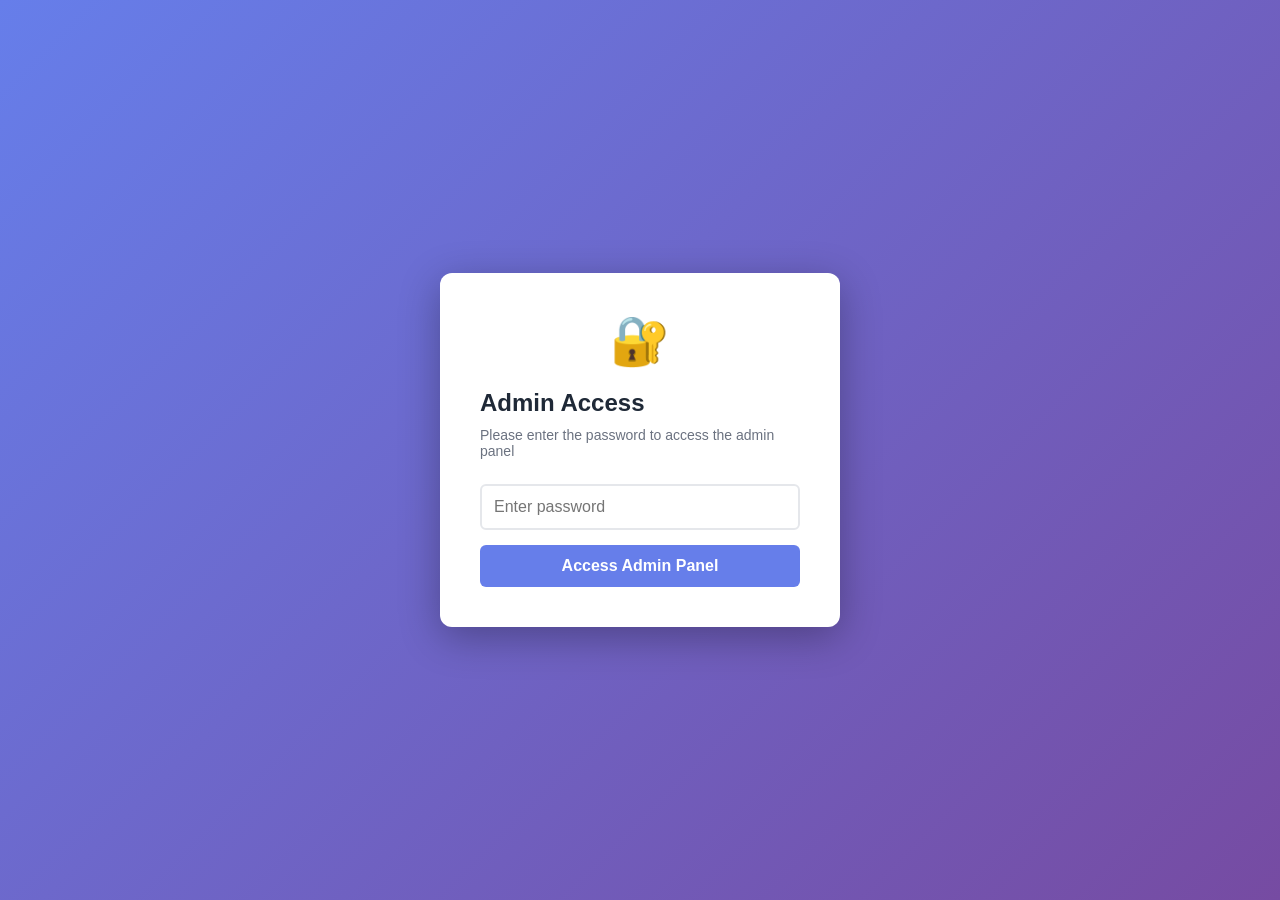
<file: admin.html>
<!DOCTYPE html>
<html lang="en">
<head>
    <meta charset="UTF-8">
    <meta name="viewport" content="width=device-width, initial-scale=1.0">
    <title>Vadavali Vyakhyana - Admin Panel</title>
    
    <!-- Load Configuration -->
    <script src="config.js"></script>
    
    <style>
        * {
            margin: 0;
            padding: 0;
            box-sizing: border-box;
        }

        body {
            font-family: 'Segoe UI', Tahoma, Geneva, Verdana, sans-serif;
            background: #f5f5f5;
            padding: 20px;
        }

        .auth-overlay {
            position: fixed;
            top: 0;
            left: 0;
            width: 100%;
            height: 100%;
            background: linear-gradient(135deg, #667eea 0%, #764ba2 100%);
            display: flex;
            align-items: center;
            justify-content: center;
            z-index: 9999;
        }

        .auth-box {
            background: white;
            padding: 40px;
            border-radius: 12px;
            box-shadow: 0 10px 40px rgba(0,0,0,0.3);
            max-width: 400px;
            width: 90%;
        }

        .auth-box h2 {
            color: #1f2937;
            margin-bottom: 10px;
            font-size: 24px;
        }

        .auth-box p {
            color: #6b7280;
            margin-bottom: 25px;
            font-size: 14px;
        }

        .auth-box input {
            width: 100%;
            padding: 12px;
            border: 2px solid #e5e7eb;
            border-radius: 6px;
            font-size: 16px;
            margin-bottom: 15px;
            transition: border-color 0.3s;
        }

        .auth-box input:focus {
            outline: none;
            border-color: #667eea;
        }

        .auth-box button {
            width: 100%;
            padding: 12px;
            background: #667eea;
            color: white;
            border: none;
            border-radius: 6px;
            font-size: 16px;
            font-weight: 600;
            cursor: pointer;
            transition: background 0.3s;
        }

        .auth-box button:hover {
            background: #5568d3;
        }

        .auth-error {
            color: #ef4444;
            font-size: 14px;
            margin-top: 10px;
            display: none;
        }

        .auth-box .lock-icon {
            font-size: 48px;
            text-align: center;
            margin-bottom: 20px;
        }

        body {
            font-family: 'Segoe UI', Tahoma, Geneva, Verdana, sans-serif;
            background: #f5f5f5;
            padding: 20px;
        }

        .container {
            max-width: 100%;
            margin: 0 auto;
            background: white;
            border-radius: 8px;
            box-shadow: 0 2px 10px rgba(0,0,0,0.1);
        }

        .header {
            background: linear-gradient(135deg, #667eea 0%, #764ba2 100%);
            color: white;
            padding: 30px;
            border-radius: 8px 8px 0 0;
            position: relative;
        }

        .header h1 {
            font-size: 28px;
            margin-bottom: 10px;
        }

        .header p {
            opacity: 0.9;
            font-size: 14px;
        }

        .actions {
            padding: 20px 30px;
            background: #f9f9f9;
            border-bottom: 1px solid #e0e0e0;
            display: flex;
            gap: 10px;
            flex-wrap: wrap;
            align-items: center;
        }

        .btn {
            padding: 10px 20px;
            border: none;
            border-radius: 5px;
            cursor: pointer;
            font-size: 14px;
            font-weight: 500;
            transition: all 0.3s;
        }

        .btn-primary {
            background: #667eea;
            color: white;
        }

        .btn-primary:hover {
            background: #5568d3;
        }

        .btn-success {
            background: #10b981;
            color: white;
        }

        .btn-success:hover {
            background: #059669;
        }

        .btn-secondary {
            background: #6b7280;
            color: white;
        }

        .btn-secondary:hover {
            background: #4b5563;
        }

        .content {
            display: flex;
            height: calc(100vh - 280px);
            overflow: hidden;
            transition: height 0.3s ease;
        }

        .container.header-collapsed .content {
            height: calc(100vh - 40px);
        }

        .sidebar {
            width: 280px;
            border-right: 1px solid #e0e0e0;
            overflow-y: auto;
            background: #fafafa;
            transition: margin-left 0.3s ease;
            position: relative;
        }

        .sidebar.collapsed {
            margin-left: -280px;
        }

        .sidebar-toggle {
            width: 40px;
            height: 40px;
            background: #667eea;
            border: none;
            border-radius: 5px;
            color: white;
            cursor: pointer;
            display: flex;
            align-items: center;
            justify-content: center;
            font-size: 16px;
            flex-shrink: 0;
            position: fixed;
            left: 10px;
            top: 572px;
            z-index: 1000;
            transition: background 0.2s;
        }

        .sidebar-toggle:hover {
            background: #5568d3;
        }

        .header-toggle {
            width: 40px;
            height: 40px;
            background: #667eea;
            border: none;
            border-radius: 5px;
            color: white;
            cursor: pointer;
            display: flex;
            align-items: center;
            justify-content: center;
            font-size: 16px;
            position: fixed;
            top: 10px;
            left: 50%;
            transform: translateX(-50%);
            z-index: 1000;
            transition: background 0.2s;
        }

        .header-toggle:hover {
            background: #5568d3;
        }

        .logout-btn {
            position: absolute;
            top: 30px;
            right: 30px;
            padding: 10px 20px;
            background: rgba(255, 255, 255, 0.2);
            color: white;
            border: 1px solid rgba(255, 255, 255, 0.3);
            border-radius: 5px;
            cursor: pointer;
            font-size: 14px;
            font-weight: 500;
            transition: background 0.3s;
        }

        .logout-btn:hover {
            background: rgba(255, 255, 255, 0.3);
        }

        .header, .actions {
            transition: margin-top 0.3s ease, opacity 0.3s ease;
        }

        .header.collapsed {
            margin-top: -150px;
            opacity: 0;
            pointer-events: none;
        }

        .actions.collapsed {
            margin-top: -80px;
            opacity: 0;
            pointer-events: none;
        }

        .sutra-list {
            list-style: none;
        }

        .adhikarana-item {
            margin-bottom: 5px;
        }

        .adhikarana-header {
            padding: 12px 15px;
            background: #f3f4f6;
            border-left: 4px solid #3b82f6;
            cursor: pointer;
            transition: all 0.2s;
            font-weight: 600;
            display: flex;
            align-items: center;
            gap: 8px;
        }

        .adhikarana-header:hover {
            background: #e5e7eb;
        }

        .adhikarana-header.active {
            background: #3b82f6;
            color: white;
            border-left-color: #1e40af;
        }

        .adhikarana-toggle {
            font-size: 14px;
            font-weight: bold;
            display: inline-block;
            width: 20px;
            height: 20px;
            line-height: 18px;
            text-align: center;
            user-select: none;
            border: 1px solid #9ca3af;
            border-radius: 3px;
            cursor: pointer;
            transition: all 0.2s;
        }

        .adhikarana-toggle:hover {
            background: #f3f4f6;
            border-color: #6b7280;
        }

        .adhikarana-toggle::before {
            content: '+';
        }

        .adhikarana-toggle.expanded::before {
            content: '−';
        }

        .sutra-children {
            display: none;
            background: #fafafa;
            border-left: 2px solid #e5e7eb;
            margin-left: 10px;
        }

        .sutra-children.expanded {
            display: block;
        }

        .sutra-item {
            padding: 10px 15px 10px 30px;
            border-bottom: 1px solid #e5e7eb;
            cursor: pointer;
            transition: background 0.2s;
            font-size: 14px;
        }

        .sutra-item:hover {
            background: #f3f4f6;
        }

        .sutra-item.active {
            background: #3b82f6;
            color: white;
        }

        .sutra-number {
            font-weight: bold;
            font-size: 16px;
            margin-bottom: 5px;
        }

        .sutra-text {
            font-size: 13px;
            opacity: 0.8;
            white-space: nowrap;
            overflow: hidden;
            text-overflow: ellipsis;
        }

        .editor-panel {
            flex: 1;
            overflow-y: auto;
            padding: 30px;
        }

        .editor-panel.empty {
            display: flex;
            align-items: center;
            justify-content: center;
            color: #9ca3af;
            font-size: 18px;
        }

        .sutra-header {
            margin-bottom: 30px;
            padding-bottom: 20px;
            border-bottom: 2px solid #e0e0e0;
        }

        .sutra-header h2 {
            color: #1f2937;
            margin-bottom: 10px;
        }

        .sutra-meta {
            display: flex;
            gap: 20px;
            margin-top: 15px;
            font-size: 14px;
            color: #6b7280;
        }

        .vyakhyana-section {
            margin-bottom: 30px;
            padding: 20px;
            background: #f9fafb;
            border-radius: 8px;
            border: 1px solid #e5e7eb;
        }

        .vyakhyana-header {
            display: flex;
            justify-content: space-between;
            align-items: center;
            margin-bottom: 15px;
        }

        .vyakhyana-header h3 {
            color: #374151;
            font-size: 18px;
        }

        .btn-small {
            padding: 5px 12px;
            font-size: 12px;
        }

        .btn-danger {
            background: #ef4444;
            color: white;
        }

        .btn-danger:hover {
            background: #dc2626;
        }

        .form-group {
            margin-bottom: 20px;
        }

        .form-group label {
            display: block;
            margin-bottom: 8px;
            font-weight: 500;
            color: #374151;
        }

        .form-group input,
        .form-group select,
        .form-group textarea {
            width: 100%;
            padding: 10px;
            border: 1px solid #d1d5db;
            border-radius: 5px;
            font-size: 14px;
            font-family: inherit;
            background: white;
            appearance: auto;
            -webkit-appearance: auto;
            -moz-appearance: auto;
        }

        .form-group select {
            cursor: pointer;
            min-height: 40px;
        }

        .form-group textarea {
            min-height: 200px;
            font-family: 'Noto Sans', sans-serif;
            line-height: 1.6;
        }

        .form-group input:focus,
        .form-group select:focus,
        .form-group textarea:focus {
            outline: none;
            border-color: #667eea;
            box-shadow: 0 0 0 3px rgba(102, 126, 234, 0.1);
        }

        .add-vyakhyana {
            margin-top: 20px;
            padding: 20px;
            background: #f0fdf4;
            border: 2px dashed #86efac;
            border-radius: 8px;
            text-align: center;
        }

        .status {
            padding: 10px;
            border-radius: 5px;
            margin-left: auto;
            font-size: 14px;
        }

        .status.success {
            background: #d1fae5;
            color: #065f46;
        }

        .status.error {
            background: #fee2e2;
            color: #991b1b;
        }

        .search-box {
            padding: 10px;
            border-bottom: 1px solid #e0e0e0;
            display: flex;
            gap: 8px;
            align-items: center;
        }

        .search-box input {
            flex: 1;
            padding: 8px 12px;
            border: 1px solid #d1d5db;
            border-radius: 5px;
            font-size: 14px;
        }

        .modal {
            display: none;
            position: fixed;
            top: 0;
            left: 0;
            width: 100%;
            height: 100%;
            background: rgba(0, 0, 0, 0.5);
            z-index: 1000;
            align-items: center;
            justify-content: center;
        }

        .modal.active {
            display: flex;
        }

        .modal-content {
            background: white;
            padding: 30px;
            border-radius: 8px;
            max-width: 600px;
            width: 90%;
            max-height: 80vh;
            overflow-y: auto;
        }

        .modal-content h3 {
            margin-bottom: 20px;
            color: #1f2937;
        }

        .modal-actions {
            display: flex;
            gap: 10px;
            justify-content: flex-end;
            margin-top: 20px;
        }

        .stats {
            display: flex;
            gap: 15px;
            font-size: 13px;
        }

        .stat-badge {
            background: #dbeafe;
            color: #1e40af;
            padding: 4px 10px;
            border-radius: 12px;
            font-weight: 500;
        }

        /* Rich Text Editor */
        .editor-toolbar {
            background: #f9fafb;
            border: 1px solid #e5e7eb;
            border-bottom: none;
            padding: 8px;
            border-radius: 5px 5px 0 0;
            display: flex;
            gap: 5px;
            flex-wrap: wrap;
        }

        .editor-btn {
            padding: 5px 10px;
            background: white;
            border: 1px solid #d1d5db;
            border-radius: 3px;
            cursor: pointer;
            font-size: 14px;
            transition: all 0.2s;
        }

        .editor-btn:hover {
            background: #f3f4f6;
            border-color: #9ca3af;
        }

        .editor-btn.active {
            background: #667eea;
            color: white;
            border-color: #667eea;
        }

        .editor-select {
            padding: 5px 8px;
            border: 1px solid #d1d5db;
            border-radius: 3px;
            background: white;
            cursor: pointer;
            font-size: 14px;
        }

        .editor-divider {
            width: 1px;
            background: #d1d5db;
            margin: 0 5px;
        }

        .editor-content {
            min-height: 200px;
            padding: 12px;
            border: 1px solid #d1d5db;
            border-radius: 0 0 5px 5px;
            background: white;
            font-family: 'Noto Sans Devanagari', sans-serif;
            line-height: 1.6;
            outline: none;
            overflow-y: auto;
            max-height: 500px;
        }

        .editor-content-editable {
            min-height: 100px;
            padding: 12px;
            border: 1px solid #d1d5db;
            border-radius: 0 0 5px 5px;
            background: white;
            font-family: 'Noto Sans Devanagari', sans-serif;
            line-height: 1.6;
            outline: none;
            overflow-y: auto;
            max-height: 400px;
        }

        .editor-content:focus {
            border-color: #667eea;
            box-shadow: 0 0 0 3px rgba(102, 126, 234, 0.1);
        }

        .editor-content-editable:focus {
            border-color: #667eea;
            box-shadow: 0 0 0 3px rgba(102, 126, 234, 0.1);
        }

        .color-select {
            padding: 4px 8px;
            border: 1px solid #d1d5db;
            border-radius: 3px;
            background: white;
            font-size: 12px;
            cursor: pointer;
            min-width: 80px;
        }

        /* MS Word style split color button */
        .color-btn-group {
            display: inline-flex;
            border: 1px solid #d1d5db;
            border-radius: 3px;
            overflow: hidden;
        }

        .color-main-btn {
            border: none !important;
            border-right: 1px solid #d1d5db !important;
            border-radius: 0 !important;
            padding: 4px 8px !important;
            display: flex;
            flex-direction: column;
            align-items: center;
            min-width: 28px;
        }

        .color-dropdown-btn {
            border: none !important;
            border-radius: 0 !important;
            padding: 4px 6px !important;
            font-size: 10px;
            min-width: 18px;
        }

        .color-indicator {
            margin-top: 2px;
            border: 1px solid #999;
        }

        .color-btn-group:hover {
            border-color: #9ca3af;
        }
        
        .language-dropdown {
            display: inline-flex;
            align-items: center;
            gap: 8px;
            margin-left: 15px;
            padding: 5px 10px;
            background: #f3f4f6;
            border-radius: 5px;
            font-size: 13px;
        }
        
        .language-dropdown label {
            margin: 0;
            font-weight: 500;
            color: #6b7280;
            font-size: 13px;
        }
        
        .language-dropdown select {
            padding: 4px 8px;
            border: 1px solid #d1d5db;
            border-radius: 4px;
            background: white;
            font-size: 13px;
            cursor: pointer;
            min-width: 120px;
        }
    </style>
</head>
<body>
    <!-- Authentication Overlay -->
    <div class="auth-overlay" id="authOverlay">
        <div class="auth-box">
            <div class="lock-icon">🔐</div>
            <h2>Admin Access</h2>
            <p>Please enter the password to access the admin panel</p>
            <input type="password" id="authPassword" placeholder="Enter password" onkeypress="if(event.key==='Enter') checkPassword()">
            <button onclick="checkPassword()">Access Admin Panel</button>
            <div class="auth-error" id="authError">? Incorrect password. Please try again.</div>
        </div>
    </div>

    <button class="logout-btn" onclick="logout()">? Logout</button>

    <div class="container">
        <button class="header-toggle" onclick="toggleHeader()" title="Toggle Header">
            <span id="headerToggleIcon">▲</span>
        </button>
        
        <div class="header" id="header">
            <button class="logout-btn" onclick="logout()">🚪 Logout</button>
            <h1>🕉️ Vadavali Vyakhyana Admin Panel</h1>
            <p>Manage sutras and vyakhyanas for all authors</p>
        </div>

        <div class="actions" id="actions">
            <button class="btn btn-primary" onclick="loadData()">📂 Load Data</button>
            <button class="btn btn-success" onclick="saveData()">💾 Download Sutra JSON</button>
            <button class="btn btn-success" onclick="saveAdhikaranaData()">💾 Download Adhikarana JSON</button>
            <div id="status"></div>
        </div>

        <div class="content">
            <div class="sidebar" id="sidebar">
                <div class="search-box">
                    <button class="sidebar-toggle" onclick="toggleSidebar()" title="Toggle Sidebar">
                        <span id="toggleIcon">◀</span>
                    </button>
                    <input type="text" id="searchSutra" placeholder="Search sutras..." oninput="filterSutras()">
                </div>
                <ul class="sutra-list" id="sutraList">
                    <li style="padding: 40px 20px; text-align: center; color: #9ca3af;">
                        Click "Load Data" to begin
                    </li>
                </ul>
            </div>

            <div class="editor-panel empty" id="editorPanel">
                <div>Select a sutra from the sidebar to edit</div>
            </div>
        </div>
    </div>



    <!-- Add Vyakhyana Modal -->
    <div class="modal" id="addVyakhyanaModal" onclick="if(event.target === this) closeModal()">
        <div class="modal-content">
            <h3>Add New Sutra</h3>
            <div class="form-group">
                <label>Sutra Number (e.g., 1.1.1 or 1.1.2)</label>
                <input type="text" id="newSutraNumber" placeholder="1.1.1" onchange="updatePartDropdown()">
            </div>
            <div class="form-group">
                <label>Select Part</label>
                <select id="newPartNumber">
                    <option value="Part#1">Part#1</option>
                </select>
            </div>
            <div class="form-group" id="newPartGroup" style="display: none;">
                <button type="button" class="btn btn-secondary" onclick="createNewPart()" id="newPartBtn">+ Create New Part</button>
                <input type="hidden" id="newPartName">
                <small id="newPartHint" style="color: #6b7280; display: none; margin-top: 8px;"></small>
            </div>
            <div class="modal-actions">
                <button class="btn btn-secondary" onclick="closeModal()">Cancel</button>
                <button class="btn btn-primary" onclick="confirmAddVyakhyana()">OK</button>
            </div>
        </div>
    </div>

    <script>
        // ========================================
        // Configuration loaded from config.js
        // ========================================
        
        // ====== AUTHENTICATION SYSTEM ======
        
        // Check if already authenticated
        window.addEventListener('DOMContentLoaded', function() {
            if (sessionStorage.getItem('adminAuth') === 'true') {
                document.getElementById('authOverlay').style.display = 'none';
            }
            
            // Handle Alt+T to insert tab character in contenteditable fields
            document.addEventListener('keydown', function(e) {
                if ((e.key === 't' || e.key === 'T') && e.altKey && !e.ctrlKey) {
                    const activeElement = document.activeElement;
                    if (activeElement && activeElement.contentEditable === 'true') {
                        e.preventDefault();
                        e.stopPropagation();
                        // Insert a special marker that will be preserved
                        const selection = window.getSelection();
                        const range = selection.getRangeAt(0);
                        const textNode = document.createTextNode('\t');
                        range.insertNode(textNode);
                        range.setStartAfter(textNode);
                        range.setEndAfter(textNode);
                        selection.removeAllRanges();
                        selection.addRange(range);
                    }
                }
            }, true);
        });

        // Hash password using SHA-256
        async function hashPassword(password) {
            const encoder = new TextEncoder();
            const data = encoder.encode(password);
            const hashBuffer = await crypto.subtle.digest('SHA-256', data);
            const hashArray = Array.from(new Uint8Array(hashBuffer));
            return hashArray.map(b => b.toString(16).padStart(2, '0')).join('');
        }

        // Check password
        async function checkPassword() {
            const password = document.getElementById('authPassword').value;
            const hash = await hashPassword(password);
            
            console.log('Testing password - Hash:', hash);
            
            if (hash === ADMIN_PASSWORD_HASH) {
                sessionStorage.setItem('adminAuth', 'true');
                document.getElementById('authOverlay').style.display = 'none';
                document.getElementById('authError').style.display = 'none';
            } else {
                document.getElementById('authError').style.display = 'block';
                document.getElementById('authPassword').value = '';
                document.getElementById('authPassword').focus();
            }
        }

        // Logout function
        function logout() {
            sessionStorage.removeItem('adminAuth');
            window.location.href = 'index.html';
        }
        // ====== END AUTHENTICATION ======

        let sutraData = {};
        let adhikaranaData = {};
        let sutraTextMap = {}; // Map of sutra ID to sutra text from CSV
        let sutraOrderMap = {}; // Map of sutra ID to order from CSV id column
        let authorMap = {}; // Map of commentary name to author details from Author.csv
        let currentSutraId = null;
        let currentAdhikaranaId = null;
        let currentPart = 'Part#1'; // Track which part is currently displayed
        let currentEditType = null; // 'sutra' or 'adhikarana'
        let expandedAdhikaranas = new Set(); // Track which adhikaranas are expanded

        // Load data from JSON file
        async function loadData() {
            try {
                showStatus('Loading data...', 'info');
                
                // Load Author mapping from CSV
                try {
                    const authorResponse = await fetch(DATA_CONFIG.authorCsvPath);
                    if (authorResponse.ok) {
                        const authorCsvText = await authorResponse.text();
                        const authorLines = authorCsvText.split('\n');
                        // Skip header line
                        for (let i = 1; i < authorLines.length; i++) {
                            const line = authorLines[i].trim();
                            if (!line) continue;
                            
                            // Parse CSV properly: Grantha,Commentry_Name,Author_Name,Image_Name
                            const cols = [];
                            let current = '';
                            let inQuotes = false;
                            
                            for (let j = 0; j < line.length; j++) {
                                const char = line[j];
                                if (char === '"') {
                                    inQuotes = !inQuotes;
                                } else if (char === ',' && !inQuotes) {
                                    cols.push(current.trim());
                                    current = '';
                                } else {
                                    current += char;
                                }
                            }
                            cols.push(current.trim()); // Add last column
                            
                            if (cols.length >= 4) {
                                const commentaryName = cols[1]; // Already without quotes
                                const authorName = cols[2];
                                const imageName = cols[3]; // Image_Name includes extension (.jpg) or is empty
                                authorMap[commentaryName] = {
                                    author: authorName,
                                    image: imageName // Store as-is (with extension or empty)
                                };
                            }
                        }
                        console.log('Loaded author mappings:', authorMap);
                    }
                } catch (err) {
                    console.warn('Author.csv not loaded:', err);
                }
                
                // Load sutra text from CSV
                try {
                    const csvResponse = await fetch(DATA_CONFIG.csvPath);
                    if (csvResponse.ok) {
                        const csvText = await csvResponse.text();
                        const lines = csvText.split('\n');
                        // Skip header line
                        for (let i = 1; i < lines.length; i++) {
                            const line = lines[i].trim();
                            if (!line) continue;
                            
                            // Parse CSV properly - split by comma but handle the format
                            const cols = [];
                            let current = '';
                            let inQuotes = false;
                            
                            for (let j = 0; j < line.length; j++) {
                                const char = line[j];
                                if (char === '"') {
                                    inQuotes = !inQuotes;
                                } else if (char === ',' && !inQuotes) {
                                    cols.push(current);
                                    current = '';
                                } else {
                                    current += char;
                                }
                            }
                            cols.push(current); // Add last column
                            
                            if (cols.length >= 5) {
                                const id = cols[0].trim(); // First column is now id
                                const adhyaya = cols[DATA_CONFIG.csvColumns.adhyaya + 1].trim(); // Offset by 1
                                const pada = cols[DATA_CONFIG.csvColumns.pada + 1].trim();
                                const sutraNum = cols[DATA_CONFIG.csvColumns.sutraNumber + 1].trim();
                                const sutraText = cols[DATA_CONFIG.csvColumns.sutraText + 1]; // Don't trim - preserve exact spacing
                                const sutraId = `${adhyaya}.${pada}.${sutraNum}`;
                                sutraTextMap[sutraId] = sutraText;
                                sutraOrderMap[sutraId] = parseInt(id) || 0; // Store order from id column
                            }
                        }
                    }
                } catch (err) {
                    console.warn('CSV not loaded:', err);
                }
                
                // Load sutra data
                const sutraResponse = await fetch(DATA_CONFIG.dataPath);
                if (!sutraResponse.ok) throw new Error('Failed to load sutra data');
                sutraData = await sutraResponse.json();
                
                // Load adhikarana data
                try {
                    const adhikaranaResponse = await fetch('Grantha/adhikarana-details.json');
                    if (adhikaranaResponse.ok) {
                        adhikaranaData = await adhikaranaResponse.json();
                    }
                } catch (err) {
                    console.warn('Adhikarana data not loaded:', err);
                }
                
                // Expand all adhikaranas by default
                expandedAdhikaranas = new Set(
                    Object.keys(adhikaranaData).filter(key => !key.startsWith('_'))
                );
                
                renderHierarchicalList();
                showStatus('Data loaded successfully!', 'success');
            } catch (error) {
                showStatus('Error loading data: ' + error.message, 'error');
                console.error(error);
            }
        }

        // Render sutra list in sidebar
        function renderSutraList(filter = '') {
            const list = document.getElementById('sutraList');
            list.innerHTML = '';

            const sutras = Object.keys(sutraData).sort((a, b) => {
                // Use CSV id column order if available
                const orderA = sutraOrderMap[a];
                const orderB = sutraOrderMap[b];
                if (orderA !== undefined && orderB !== undefined) {
                    return orderA - orderB;
                }
                // Fallback to numeric comparison for sutras not in CSV
                const getNum = (id) => {
                    if (id.includes('.')) {
                        return id.split('.').map(n => parseInt(n));
                    }
                    return [parseInt(id.replace('sutra_', ''))];
                };
                const numsA = getNum(a);
                const numsB = getNum(b);
                for (let i = 0; i < Math.min(numsA.length, numsB.length); i++) {
                    if (numsA[i] !== numsB[i]) return numsA[i] - numsB[i];
                }
                return numsA.length - numsB.length;
            });

            const filtered = filter ? 
                sutras.filter(id => id.toLowerCase().includes(filter.toLowerCase())) : sutras;

            filtered.forEach(sutraId => {
                const sutra = sutraData[sutraId];
                const li = document.createElement('li');
                li.className = 'sutra-item';
                if (sutraId === currentSutraId) li.classList.add('active');
                
                // Count vyakhyanas by looking at nested structure
                let vyakhyanaCount = 0;
                Object.keys(sutra).forEach(key => {
                    if (typeof sutra[key] === 'object' && sutra[key] !== null) {
                        vyakhyanaCount += Object.keys(sutra[key]).length;
                    }
                });
                
                li.innerHTML = `
                    <div class="sutra-number">Sutra ${sutraId}</div>
                    <div class="sutra-text">${vyakhyanaCount} sections</div>
                    <div class="stats">
                        <span class="stat-badge">${vyakhyanaCount} entries</span>
                    </div>
                `;
                li.onclick = () => selectSutra(sutraId);
                list.appendChild(li);
            });
        }

        // Filter sutras based on search
        function filterSutras() {
            const searchTerm = document.getElementById('searchSutra').value;
            renderHierarchicalList(searchTerm);
        }

        // Render hierarchical adhikarana > sutra list
        function renderHierarchicalList(filter = '') {
            const list = document.getElementById('sutraList');
            list.innerHTML = '';

            // Get all adhikaranas sorted by sutra number
            const adhikaranas = Object.keys(adhikaranaData)
                .filter(key => !key.startsWith('_')) // Skip metadata
                .sort((a, b) => {
                    // Sort by the first sutra number in each adhikarana
                    const getSutraNum = (adhikId) => {
                        const adhik = adhikaranaData[adhikId];
                        if (!adhik.sutras) return [999, 999, 999]; // Put at end if no sutras
                        
                        // Get first sutra (e.g., "3.1.19" from "3.1.19-3.1.23")
                        const firstSutra = adhik.sutras.split('-')[0].trim();
                        
                        // Parse "3.1.19" into [3, 1, 19]
                        return firstSutra.split('.').map(n => parseInt(n) || 0);
                    };
                    
                    const numsA = getSutraNum(a);
                    const numsB = getSutraNum(b);
                    
                    // Compare each part (adhyaya, pada, sutra_number)
                    for (let i = 0; i < Math.max(numsA.length, numsB.length); i++) {
                        const diff = (numsA[i] || 0) - (numsB[i] || 0);
                        if (diff !== 0) return diff;
                    }
                    return 0;
                });

            adhikaranas.forEach(adhikaranaId => {
                const adhik = adhikaranaData[adhikaranaId];
                
                // Parse sutras list (e.g., "1.1.1" or "1.1.1-1.1.3")
                const sutraIds = parseSutraRange(adhik.sutras);
                
                // Filter check
                if (filter) {
                    const matchAdhik = adhik.name?.toLowerCase().includes(filter.toLowerCase()) ||
                                      adhikaranaId.toLowerCase().includes(filter.toLowerCase());
                    const matchSutra = sutraIds.some(id => id.toLowerCase().includes(filter.toLowerCase()));
                    if (!matchAdhik && !matchSutra) return;
                }

                const adhikItem = document.createElement('li');
                adhikItem.className = 'adhikarana-item';
                
                const isExpanded = expandedAdhikaranas.has(adhikaranaId);
                const isAdhikActive = currentAdhikaranaId === adhikaranaId;
                
                adhikItem.innerHTML = `
                    <div class="adhikarana-header ${isAdhikActive ? 'active' : ''}">
                        <span class="adhikarana-toggle ${isExpanded ? 'expanded' : ''}" onclick="toggleAdhikaranaExpansion('${adhikaranaId}', event)"></span>
                        <span onclick="selectAdhikarana('${adhikaranaId}', event)" style="cursor: pointer; flex: 1;">📚 ${adhik.name || adhikaranaId}</span>
                    </div>
                    <ul class="sutra-children ${isExpanded ? 'expanded' : ''}">
                        ${renderSutraChildren(sutraIds, adhikaranaId)}
                    </ul>
                `;
                
                list.appendChild(adhikItem);
            });

            if (list.children.length === 0) {
                list.innerHTML = '<li style="padding: 20px; text-align: center; color: #9ca3af;">No data found</li>';
            }
        }

        // Parse sutra range (e.g., "1.1.1" or "1.1.1-1.1.3")
        function parseSutraRange(sutraString) {
            if (!sutraString) return [];
            
            const parts = sutraString.trim().split('-');
            if (parts.length === 1) {
                return [parts[0].trim()];
            }
            
            // Handle range like "1.1.1-1.1.3"
            const allSutras = Object.keys(sutraData).sort((a, b) => {
                // Use CSV id column order if available
                const orderA = sutraOrderMap[a];
                const orderB = sutraOrderMap[b];
                if (orderA !== undefined && orderB !== undefined) {
                    return orderA - orderB;
                }
                // Fallback to numeric comparison
                const compareSutras = (x, y) => {
                    const xParts = x.split('.').map(Number);
                    const yParts = y.split('.').map(Number);
                    for (let i = 0; i < Math.max(xParts.length, yParts.length); i++) {
                        const xVal = xParts[i] || 0;
                        const yVal = yParts[i] || 0;
                        if (xVal !== yVal) return xVal - yVal;
                    }
                    return 0;
                };
                return compareSutras(a, b);
            });
            const start = parts[0].trim();
            const end = parts[1].trim();
            
            // Helper function to compare sutra numbers numerically
            const compareSutras = (a, b) => {
                const aParts = a.split('.').map(Number);
                const bParts = b.split('.').map(Number);
                for (let i = 0; i < Math.max(aParts.length, bParts.length); i++) {
                    const aVal = aParts[i] || 0;
                    const bVal = bParts[i] || 0;
                    if (aVal !== bVal) return aVal - bVal;
                }
                return 0;
            };
            
            const inRange = allSutras.filter(id => {
                return compareSutras(id, start) >= 0 && compareSutras(id, end) <= 0;
            });
            
            return inRange.length > 0 ? inRange : [start];
        }

        // Render sutra children for an adhikarana
        function renderSutraChildren(sutraIds, adhikaranaId) {
            return sutraIds.map(sutraId => {
                const exists = sutraData[sutraId];
                const isActive = currentSutraId === sutraId && currentEditType === 'sutra';
                return `
                    <li class="sutra-item ${isActive ? 'active' : ''}" 
                        onclick="selectSutraFromHierarchy('${sutraId}', event)">
                        <span>📖 Sutra ${sutraId}</span>
                        ${!exists ? ' <span style="color: #ef4444; font-size: 12px;">(not found)</span>' : ''}
                    </li>
                `;
            }).join('');
        }

        // Toggle adhikarana expansion only
        function toggleAdhikaranaExpansion(adhikaranaId, event) {
            event.stopPropagation();
            
            // Toggle expansion
            if (expandedAdhikaranas.has(adhikaranaId)) {
                expandedAdhikaranas.delete(adhikaranaId);
            } else {
                expandedAdhikaranas.add(adhikaranaId);
            }
            
            renderHierarchicalList();
        }
        
        // Select adhikarana for editing
        function selectAdhikarana(adhikaranaId, event) {
            event.stopPropagation();
            
            // Select adhikarana for editing
            currentAdhikaranaId = adhikaranaId;
            currentSutraId = null;
            currentEditType = 'adhikarana';
            
            // Ensure it's expanded when selected
            expandedAdhikaranas.add(adhikaranaId);
            
            renderHierarchicalList();
            renderAdhikaranaEditor(adhikaranaId);
        }

        // Select sutra from hierarchy
        function selectSutraFromHierarchy(sutraId, event) {
            event.stopPropagation();
            
            if (!sutraData[sutraId]) {
                showStatus(`Sutra ${sutraId} not found in data`, 'error');
                return;
            }
            
            currentSutraId = sutraId;
            // Keep the adhikarana expanded - find which adhikarana this sutra belongs to
            for (const [adhikId, adhik] of Object.entries(adhikaranaData)) {
                if (adhikId.startsWith('_')) continue;
                const sutraIds = parseSutraRange(adhik.sutras);
                if (sutraIds.includes(sutraId)) {
                    currentAdhikaranaId = adhikId;
                    expandedAdhikaranas.add(adhikId);
                    break;
                }
            }
            currentEditType = 'sutra';
            
            renderHierarchicalList();
            selectSutra(sutraId);
        }

        // Toggle sidebar collapse
        function toggleSidebar() {
            const sidebar = document.getElementById('sidebar');
            const icon = document.getElementById('toggleIcon');
            sidebar.classList.toggle('collapsed');
            icon.textContent = sidebar.classList.contains('collapsed') ? '▶' : '◀';
        }

        // Toggle header collapse
        function toggleHeader() {
            const container = document.querySelector('.container');
            const header = document.getElementById('header');
            const actions = document.getElementById('actions');
            const icon = document.getElementById('headerToggleIcon');
            
            header.classList.toggle('collapsed');
            actions.classList.toggle('collapsed');
            container.classList.toggle('header-collapsed');
            icon.textContent = header.classList.contains('collapsed') ? '▼' : '▲';
        }

        // Store last used colors per editor
        const lastColors = {};
        
        // Apply last used color (MS Word style)
        function applyLastColor(editorId, type) {
            const key = `${editorId}_${type}`;
            const defaultColor = type === 'text' ? EDITOR_CONFIG.defaultTextColor : EDITOR_CONFIG.defaultBgColor;
            const color = lastColors[key] || defaultColor;
            
            if (type === 'text') {
                formatDoc('foreColor', editorId, color);
            } else {
                formatDoc('backColor', editorId, color);
            }
        }
        
        // Show color palette and remember selection
        function showColorPalette(editorId, type) {
            const colors = type === 'text' ? EDITOR_CONFIG.textColors : EDITOR_CONFIG.bgColors;
            
            const html = colors.map(c => 
                `<div style="padding:4px;cursor:pointer;display:flex;gap:8px;align-items:center;" 
                      onmouseover="this.style.background='#f0f0f0'" 
                      onmouseout="this.style.background=''" 
                      onclick="selectColor('${editorId}', '${type}', '${c.hex}')">
                    <span style="background:${c.hex};border:1px solid #ccc;width:20px;height:20px;display:inline-block;"></span>
                    <span>${c.emoji} ${c.name}</span>
                </div>`
            ).join('');
            
            // Show palette in a simple popup
            const palette = document.createElement('div');
            palette.id = `palette_${editorId}_${type}`;
            palette.style.cssText = 'position:absolute;background:white;border:1px solid #ccc;box-shadow:0 2px 8px rgba(0,0,0,0.15);z-index:1000;min-width:150px;';
            palette.innerHTML = html;
            
            // Remove any existing palette
            document.querySelectorAll('[id^="palette_"]').forEach(el => el.remove());
            
            // Position near the button
            document.body.appendChild(palette);
            const btn = event.target;
            const rect = btn.getBoundingClientRect();
            palette.style.left = rect.left + 'px';
            palette.style.top = (rect.bottom + 2) + 'px';
            
            // Close on click outside
            setTimeout(() => {
                document.addEventListener('click', function closePalette(e) {
                    if (!palette.contains(e.target) && e.target !== btn) {
                        palette.remove();
                        document.removeEventListener('click', closePalette);
                    }
                });
            }, 100);
        }
        
        // Select color from palette
        function selectColor(editorId, type, color) {
            const key = `${editorId}_${type}`;
            lastColors[key] = color;
            
            if (type === 'text') {
                formatDoc('foreColor', editorId, color);
            } else {
                formatDoc('backColor', editorId, color);
            }
            
            // Update button indicator
            updateColorButton(editorId, type, color);
            
            // Close palette
            document.querySelectorAll('[id^="palette_"]').forEach(el => el.remove());
        }
        
        // Update button to show current color
        function updateColorButton(editorId, type, color) {
            const btnId = `${type}ColorBtn_${editorId}`;
            const indicator = document.getElementById(btnId)?.querySelector('.color-indicator');
            if (indicator && color !== 'transparent') {
                indicator.style.background = color;
            }
        }

        // Insert tab character
        function insertTab(editorId) {
            const editor = document.getElementById(editorId);
            if (!editor) return;
            
            editor.focus();
            const selection = window.getSelection();
            const range = selection.getRangeAt(0);
            // Insert a span with a tab marker that we can preserve
            const span = document.createElement('span');
            span.setAttribute('data-tab', 'true');
            span.textContent = '\t';
            span.style.whiteSpace = 'pre';
            range.insertNode(span);
            range.setStartAfter(span);
            range.setEndAfter(span);
            selection.removeAllRanges();
            selection.addRange(range);
        }

        // Generate editor toolbar HTML
        function getEditorToolbar(editorId) {
            const cfg = EDITOR_CONFIG;
            const sym = cfg.symbols;
            let html = '';
            
            // Text formatting buttons
            if (cfg.features.bold) html += `<button class="editor-btn" onclick="formatDoc('bold', '${editorId}')" title="Bold"><b>${sym.bold}</b></button>`;
            if (cfg.features.italic) html += `<button class="editor-btn" onclick="formatDoc('italic', '${editorId}')" title="Italic"><i>${sym.italic}</i></button>`;
            if (cfg.features.underline) html += `<button class="editor-btn" onclick="formatDoc('underline', '${editorId}')" title="Underline"><u>${sym.underline}</u></button>`;
            if (cfg.features.bold || cfg.features.italic || cfg.features.underline) html += '<div class="editor-divider"></div>';
            
            // Font size
            if (cfg.features.fontSize) {
                html += `<select class="editor-select" onchange="formatDoc('fontSize', '${editorId}', this.value); this.selectedIndex=0;" title="Font Size">
                    <option value="" selected>Size</option>`;
                cfg.fontSizes.forEach(size => {
                    html += `<option value="${size.value}">${size.label}</option>`;
                });
                html += '</select>';
            }
            // Color buttons
            if (cfg.features.textColor) {
                html += `<div class="color-btn-group">
                    <button class="editor-btn color-main-btn" id="textColorBtn_${editorId}" onclick="applyLastColor('${editorId}', 'text')" title="Text Color">
                        A<span class="color-indicator" style="background:${cfg.defaultTextColor};width:14px;height:3px;display:block;margin-top:1px;"></span>
                    </button>
                    <button class="editor-btn color-dropdown-btn" onclick="showColorPalette('${editorId}', 'text')" title="Choose Text Color">?</button>
                </div>`;
            }
            if (cfg.features.bgColor) {
                html += `<div class="color-btn-group">
                    <button class="editor-btn color-main-btn" id="bgColorBtn_${editorId}" onclick="applyLastColor('${editorId}', 'bg')" title="Background Color">
                        <span style="display:inline-block;background:#fff;border:1px solid #666;padding:2px 4px;">ab</span><span class="color-indicator" style="background:${cfg.defaultBgColor};width:14px;height:3px;display:block;margin-top:1px;"></span>
                    </button>
                    <button class="editor-btn color-dropdown-btn" onclick="showColorPalette('${editorId}', 'bg')" title="Choose Background Color">?</button>
                </div>`;
            }
            if (cfg.features.textColor || cfg.features.bgColor) html += '<div class="editor-divider"></div>';
            
            // Alignment buttons
            if (cfg.features.alignLeft) html += `<button class="editor-btn" onclick="formatDoc('justifyLeft', '${editorId}')" title="Align Left">${sym.alignLeft}</button>`;
            if (cfg.features.alignCenter) html += `<button class="editor-btn" onclick="formatDoc('justifyCenter', '${editorId}')" title="Align Center">${sym.alignCenter}</button>`;
            if (cfg.features.alignRight) html += `<button class="editor-btn" onclick="formatDoc('justifyRight', '${editorId}')" title="Align Right">${sym.alignRight}</button>`;
            if (cfg.features.alignLeft || cfg.features.alignCenter || cfg.features.alignRight) html += '<div class="editor-divider"></div>';
            
            // List buttons
            if (cfg.features.bulletList) html += `<button class="editor-btn" onclick="formatDoc('insertUnorderedList', '${editorId}')" title="Bullet List">${sym.bulletList} List</button>`;
            if (cfg.features.numberedList) html += `<button class="editor-btn" onclick="formatDoc('insertOrderedList', '${editorId}')" title="Numbered List">${sym.numberedList} List</button>`;
            if (cfg.features.bulletList || cfg.features.numberedList) html += '<div class="editor-divider"></div>';
            
            // Tab button
            html += `<button class="editor-btn" onclick="insertTab('${editorId}')" title="Insert Tab">⇥ Tab</button>`;
            html += '<div class="editor-divider"></div>';
            
            // Clear formatting
            if (cfg.features.clearFormat) html += `<button class="editor-btn" onclick="formatDoc('removeFormat', '${editorId}')" title="Clear Formatting">${sym.clearFormat} Clear</button>`;
            
            return html;
        }

        // Select and display a sutra
        function selectSutra(sutraId) {
            currentSutraId = sutraId;
            // Don't re-render the list, it's already rendered by selectSutraFromHierarchy
            // renderSutraList();
            renderEditor(sutraId);
        }

        // Render editor panel for selected sutra
        function renderEditor(sutraId) {
            const panel = document.getElementById('editorPanel');
            const sutra = sutraData[sutraId];
            
            // Get all parts
            const parts = Object.keys(sutra)
                .filter(key => key.startsWith('Part#'))
                .sort((a, b) => {
                    const numA = parseInt(a.replace('Part#', ''));
                    const numB = parseInt(b.replace('Part#', ''));
                    return numA - numB;
                });
            
            // Set default part if not already set or invalid
            const hasPersonalNotes = sutra['व्यक्तिगत-टिपाणी'] !== undefined;
            if (!currentPart || (!parts.includes(currentPart) && currentPart !== 'व्यक्तिगत-टिपाणी')) {
                currentPart = parts[0] || 'Part#1';
            }
            
            // Build part dropdown options
            let partOptions = '';
            if (hasPersonalNotes || parts.length > 0) {
                if (hasPersonalNotes) {
                    partOptions += `<option value="व्यक्तिगत-टिपाणी" ${currentPart === 'व्यक्तिगत-टिपाणी' ? 'selected' : ''}>Notes</option>`;
                } else {
                    partOptions += `<option value="__add_notes__">+ Add Notes</option>`;
                }
                partOptions += parts.map(part => `<option value="${part}" ${part === currentPart ? 'selected' : ''}>${part}</option>`).join('');
                
                // Add "Add New Part" option
                const nextPartNum = parts.length > 0 ? parseInt(parts[parts.length - 1].replace('Part#', '')) + 1 : 1;
                partOptions += `<option value="__add_part__">+ Add Part#${nextPartNum}</option>`;
            }
            
            // Extract sutra text from CSV
            let sutraText = sutraTextMap[sutraId] || '';
            
            panel.classList.remove('empty');
            panel.innerHTML = `
                <div class="sutra-header" style="display: flex; align-items: center; justify-content: space-between; gap: 15px; padding: 15px; background: #f9fafb; border-radius: 5px; margin-bottom: 20px; box-shadow: 0 2px 4px rgba(0,0,0,0.1);">
                    <h2 style="margin: 0; font-size: 18px; flex: 1;">
                        Sutra ${sutraId}${sutraText ? ' - <span style="color: #000; font-family: \'Adishila San\', Mangal, serif; white-space: pre;">(' + sutraText + ')</span>' : ''}
                    </h2>
                    ${(hasPersonalNotes || parts.length > 0) ? `
                        <select id="partSelector" onchange="switchPart(this.value)" style="padding: 8px; font-size: 14px; min-width: 150px;">
                            ${partOptions}
                        </select>
                    ` : '<span style="color: #9ca3af; font-size: 14px;">No content</span>'}
                    <button class="btn btn-success" onclick="saveCurrentSutra()">💾 Save</button>
                </div>

                <div id="vyakhyanasList"></div>
            `;

            renderVyakhyanas(sutraId);
        }

        // Scroll to specific part
        function scrollToPart(partName) {
            const partElements = document.querySelectorAll('h3');
            for (let element of partElements) {
                if (element.textContent.includes(partName)) {
                    element.scrollIntoView({ behavior: 'smooth', block: 'start' });
                    // Highlight briefly
                    element.style.backgroundColor = '#fef3c7';
                    setTimeout(() => {
                        element.style.backgroundColor = '';
                    }, 1000);
                    break;
                }
            }
        }

        // Switch to different part
        function switchPart(partName) {
            if (partName === '__add_notes__') {
                // Create personal notes section
                if (currentSutraId && !sutraData[currentSutraId]['व्यक्तिगत-टिपाणी']) {
                    sutraData[currentSutraId]['व्यक्तिगत-टिपाणी'] = {
                        moola: ''
                    };
                    currentPart = 'व्यक्तिगत-टिपाणी';
                    renderEditor(currentSutraId);
                    showStatus('Personal notes section created!', 'success');
                }
                return;
            }
            
            if (partName === '__add_part__') {
                // Create new part
                if (currentSutraId) {
                    const parts = Object.keys(sutraData[currentSutraId])
                        .filter(key => key.startsWith('Part#'))
                        .sort((a, b) => {
                            const numA = parseInt(a.replace('Part#', ''));
                            const numB = parseInt(b.replace('Part#', ''));
                            return numA - numB;
                        });
                    
                    const nextPartNum = parts.length > 0 ? parseInt(parts[parts.length - 1].replace('Part#', '')) + 1 : 1;
                    const nextPartName = `Part#${nextPartNum}`;
                    
                    // Create the new part with all 10 standard vyakhyanas
                    sutraData[currentSutraId][nextPartName] = {};
                    Object.keys(STANDARD_VYAKHYANAS).forEach(vyakhyanaName => {
                        sutraData[currentSutraId][nextPartName][vyakhyanaName] = {
                            moola: ''
                        };
                    });
                    
                    currentPart = nextPartName;
                    renderEditor(currentSutraId);
                    showStatus(`${nextPartName} created with all standard vyakhyanas!`, 'success');
                }
                return;
            }
            
            currentPart = partName;
            renderVyakhyanas(currentSutraId);
        }

        // Add personal notes section
        function addPersonalNotes() {
            if (!currentSutraId) return;
            
            if (!sutraData[currentSutraId]['व्यक्तिगत-टिपाणी']) {
                sutraData[currentSutraId]['व्यक्तिगत-टिपाणी'] = {
                    moola: ''
                };
            }
            
            renderEditor(currentSutraId);
            viewPersonalNotes();
            showStatus('Personal notes section added!', 'success');
        }

        // View personal notes
        function viewPersonalNotes() {
            if (!currentSutraId || !sutraData[currentSutraId]['\u0935\u094d\u092f\u0915\u094d\u0924\u093f\u0917\u0924-\u091f\u093f\u092a\u093e\u0923\u0940']) return;
            
            const container = document.getElementById('vyakhyanasList');
            const notesData = sutraData[currentSutraId]['\u0935\u094d\u092f\u0915\u094d\u0924\u093f\u0917\u0924-\u091f\u093f\u092a\u093e\u0923\u0940'];
            const content = notesData.moola || notesData.content || '';
            const editorId = `editor_${currentSutraId}_personal_notes`.replace(/[^a-zA-Z0-9_]/g, '_');
            const contentField = notesData.moola !== undefined ? 'moola' : 'content';
            
            container.innerHTML = `
                <div style="margin-bottom: 30px;">
                    <div style="display: flex; justify-content: space-between; align-items: center; margin-bottom: 15px; padding: 10px; background: #fef3c7; border-radius: 5px;">
                        <h3 style="color: #92400e; margin: 0;">📋 व्यक्तिगत-टिपाणी (Personal Notes)</h3>
                        <button class="btn btn-danger btn-small" onclick="deletePersonalNotes()">🗑️ Delete Notes</button>
                    </div>
                    <div class="vyakhyana-section">
                        <div class="form-group">
                            <label>Content (${contentField})</label>
                            <div class="editor-toolbar" data-editor="${editorId}">
                                <button class="editor-btn" onclick="formatDoc('bold', '${editorId}')" title="Bold"><b>B</b></button>
                                <button class="editor-btn" onclick="formatDoc('italic', '${editorId}')" title="Italic"><i>I</i></button>
                                <button class="editor-btn" onclick="formatDoc('underline', '${editorId}')" title="Underline"><u>U</u></button>
                                <div class="editor-divider"></div>
                                <select class="editor-select" onchange="formatDoc('fontSize', '${editorId}', this.value); this.selectedIndex=0;" title="Font Size">
                                    <option value="" selected>Size</option>
                                    <option value="1">Small</option>
                                    <option value="3">Normal</option>
                                    <option value="5">Large</option>
                                    <option value="7">Huge</option>
                                </select>
                                <div class="color-picker-wrapper">
                                    <div class="color-picker-btn" title="Text Color">
                                        <input type="color" onchange="formatDoc('foreColor', '${editorId}', this.value)">
                                    </div>
                                </div>
                                <div class="color-picker-wrapper">
                                    <div class="color-picker-btn" title="Background Color" style="background: #f3f4f6;">
                                        <input type="color" onchange="formatDoc('backColor', '${editorId}', this.value)">
                                    </div>
                                </div>
                                <div class="editor-divider"></div>
                                <button class="editor-btn" onclick="formatDoc('justifyLeft', '${editorId}')" title="Align Left">?</button>
                                <button class="editor-btn" onclick="formatDoc('justifyCenter', '${editorId}')" title="Align Center">?</button>
                                <button class="editor-btn" onclick="formatDoc('justifyRight', '${editorId}')" title="Align Right">?</button>
                                <div class="editor-divider"></div>
                                <button class="editor-btn" onclick="formatDoc('insertUnorderedList', '${editorId}')" title="Bullet List">� List</button>
                                <button class="editor-btn" onclick="formatDoc('insertOrderedList', '${editorId}')" title="Numbered List">1. List</button>
                                <div class="editor-divider"></div>
                                <button class="editor-btn" onclick="formatDoc('removeFormat', '${editorId}')" title="Clear Formatting">? Clear</button>
                            </div>
                            <div id="${editorId}" 
                                 class="editor-content" 
                                 contenteditable="true"
                                 onblur="updatePersonalNotesContent(this.innerHTML)">${content}</div>
                        </div>
                    </div>
                </div>
            `;
        }

        // Centralized function to clean HTML content before saving
        function cleanHTMLContent(content) {
            // Convert HTML back to plain text with \n
            // First preserve <PB> tags (case-insensitive) and tab markers
            const pbPlaceholder = '___PAGEBREAK___';
            const tabPlaceholder = '___TAB___';
            content = content.replace(/<(pb|PB|Pb|pB)>/gi, pbPlaceholder);
            // Preserve tabs from span[data-tab] elements
            content = content.replace(/<span[^>]*data-tab="true"[^>]*>([^<]*)<\/span>/gi, tabPlaceholder);
            content = content.replace(/\t/g, tabPlaceholder);
            
            // Replace <br> and block elements with \n
            content = content.replace(/<br\s*\/?>/gi, '\n');
            content = content.replace(/<\/div><div>/gi, '\n');
            content = content.replace(/<div>/gi, '\n');
            content = content.replace(/<\/div>/gi, '');
            content = content.replace(/<\/p><p>/gi, '\n\n');
            content = content.replace(/<p>/gi, '');
            content = content.replace(/<\/p>/gi, '\n');
            
            // Remove all other HTML tags
            content = content.replace(/<[^>]+>/g, '');
            
            // Restore <PB> markers and tabs
            content = content.replace(new RegExp(pbPlaceholder, 'g'), '<PB>');
            content = content.replace(new RegExp(tabPlaceholder, 'g'), '\t');
            
            // Decode HTML entities
            content = content.replace(/&nbsp;/g, ' ');
            content = content.replace(/&amp;/g, '&');
            content = content.replace(/&lt;/g, '<');
            content = content.replace(/&gt;/g, '>');
            content = content.replace(/&quot;/g, '"');
            
            return content.trim();
        }
        
        // Prepare content for editor (convert \n to <br>)
        function prepareContentForEditor(content) {
            if (!content) return '';
            
            // First preserve <PB> tags (case-insensitive)
            const pbPlaceholder = '___PAGEBREAK___';
            content = content.replace(/<(pb|PB|Pb|pB)>/gi, pbPlaceholder);
            
            // Escape HTML
            content = content.replace(/&/g, '&amp;');
            content = content.replace(/</g, '&lt;');
            content = content.replace(/>/g, '&gt;');
            
            // Restore <PB> markers (escaped)
            content = content.replace(new RegExp(pbPlaceholder, 'g'), '&lt;PB&gt;');
            
            // Convert \n to <br>
            content = content.replace(/\n/g, '<br>');
            
            return content;
        }

        // Update personal notes content
        function updatePersonalNotesContent(content) {
            if (!currentSutraId || !sutraData[currentSutraId]['व्यक्तिगत-टिपाणी']) return;
            
            content = cleanHTMLContent(content);
            
            const contentField = sutraData[currentSutraId]['व्यक्तिगत-टिपाणी'].moola !== undefined ? 'moola' : 'content';
            sutraData[currentSutraId]['व्यक्तिगत-टिपाणी'][contentField] = content;
        }

        // Delete personal notes
        function deletePersonalNotes() {
            if (!currentSutraId) return;
            
            if (confirm('Are you sure you want to delete personal notes for this sutra?')) {
                delete sutraData[currentSutraId]['व्यक्तिगत-टिपाणी'];
                renderEditor(currentSutraId);
                renderVyakhyanas(currentSutraId);
                showStatus('Personal notes deleted!', 'success');
            }
        }

        // Scroll to specific part
        function scrollToPart(partName) {
            currentPart = partName;
            renderVyakhyanas(currentSutraId);
        }

        // Ensure standard vyakhyanas exist in Part#1
        function ensureStandardVyakhyanas(sutraId) {
            if (!sutraData[sutraId]) return;
            
            // Ensure Part#1 exists
            if (!sutraData[sutraId]['Part#1']) {
                sutraData[sutraId]['Part#1'] = {};
            }
            
            // Add missing standard vyakhyanas
            Object.keys(STANDARD_VYAKHYANAS).forEach(vyakhyanaName => {
                if (!sutraData[sutraId]['Part#1'][vyakhyanaName]) {
                    sutraData[sutraId]['Part#1'][vyakhyanaName] = {
                        author: STANDARD_VYAKHYANAS[vyakhyanaName],
                        moola: ''
                    };
                }
            });
        }

        // Render vyakhyanas for a sutra
        function renderVyakhyanas(sutraId) {
            // Ensure all standard vyakhyanas exist
            ensureStandardVyakhyanas(sutraId);
            
            const container = document.getElementById('vyakhyanasList');
            const sutra = sutraData[sutraId];
            
            if (!sutra || Object.keys(sutra).length === 0) {
                container.innerHTML = '<p style="text-align: center; color: #9ca3af; padding: 40px;">No content available.</p>';
                return;
            }

            container.innerHTML = '';
            
            // Render the currently selected part or personal notes
            if (currentPart && sutra[currentPart]) {
                const sectionKey = currentPart;
                const sectionData = sutra[sectionKey];
                
                if (typeof sectionData !== 'object' || sectionData === null) return;
                
                // Create section container
                const sectionDiv = document.createElement('div');
                sectionDiv.style.marginBottom = '30px';
                
                // Different header for personal notes vs parts
                if (currentPart === 'व्यक्तिगत-टिपाणी') {
                    sectionDiv.innerHTML = `
                        <div style="display: flex; justify-content: space-between; align-items: center; margin-bottom: 15px; padding: 10px; background: #fef3c7; border-radius: 5px;">
                            <h3 style="color: #92400e; margin: 0;">📋 व्यक्तिगत-टिपाणी (Personal Notes)</h3>
                            <button class="btn btn-danger btn-small" onclick="deleteSection('${sutraId}', 'व्यक्तिगत-टिपाणी')">🗑️ Delete Notes</button>
                        </div>
                    `;
                } else {
                    sectionDiv.innerHTML = `
                        <div style="display: flex; justify-content: space-between; align-items: center; margin-bottom: 15px; padding: 10px; background: #f9fafb; border-radius: 5px;">
                            <h3 style="color: #667eea; margin: 0;">📝 ${currentPart}</h3>
                            <button class="btn btn-danger btn-small" onclick="deleteSection('${sutraId}', '${currentPart}')">🗑️ Delete Part</button>
                        </div>
                    `;
                }
                
                // Check if this section itself has direct content (like personal notes)
                if (sectionData.moola !== undefined || sectionData.content !== undefined) {
                    // This section is itself a vyakhyana (has direct content)
                    const content = sectionData.moola || sectionData.content || '';
                    const author = 'Personal Notes';
                    const editorId = `editor_${sutraId}_${sectionKey}_direct`.replace(/[^a-zA-Z0-9_]/g, '_');
                    const contentField = sectionData.moola !== undefined ? 'moola' : 'content';
                    
                    const directSection = document.createElement('div');
                    directSection.className = 'vyakhyana-section';
                    directSection.innerHTML = `
                        <div class="vyakhyana-header">
                            <div style="display: flex; align-items: center; flex-wrap: wrap; gap: 10px;">
                                <h3 style="margin: 0;">Content <span style="font-size: 14px; color: #6b7280;">(${author})</span></h3>
                                <div class="language-dropdown">
                                    <label for="lang_${editorId}">Translation (optional):</label>
                                    <select id="lang_${editorId}" onchange="switchPersonalNotesLanguage('${sutraId}', '${sectionKey}', '${editorId}', this.value)">
                                        <option value="sa" selected>संस्कृतम् (Sanskrit)</option>
                                        <option value="en">English</option>
                                        <option value="kn">ಕನ್ನಡ (Kannada)</option>
                                        <option value="te">తెలుగు (Telugu)</option>
                                        <option value="ta">தமிழ் (Tamil)</option>
                                        <option value="ml">മലയാളം (Malayalam)</option>
                                        <option value="gu">ગુજરાતી (Gujarati)</option>
                                        <option value="or">ଓଡ଼ିଆ (Odia)</option>
                                        <option value="bn">বাংলা (Bengali)</option>
                                    </select>
                                </div>
                            </div>
                        </div>
                        <div class="form-group">
                            <label style="display: flex; justify-content: space-between; align-items: center;">
                                <span id="label_${editorId}">Content (${contentField})</span>
                                <span style="font-size: 12px; color: #9ca3af; font-weight: normal;">* &lt;PB&gt; = Page Break</span>
                            </label>
                            <div class="editor-toolbar" data-editor="${editorId}">
                                ${getEditorToolbar(editorId)}
                            </div>
                            <div id="${editorId}" 
                                 class="editor-content" 
                                 contenteditable="true"
                                 data-current-lang="sa"
                                 onblur="updatePersonalNotesTranslation(this)">${content}</div>
                        </div>
                    `;
                    sectionDiv.appendChild(directSection);
                }
                
                // Iterate through vyakhyanas in this section
                Object.keys(sectionData).forEach(vyakhyanaKey => {
                    const vyakhyanaData = sectionData[vyakhyanaKey];
                    
                    if (typeof vyakhyanaData !== 'object' || vyakhyanaData === null) return;
                    
                    const section = document.createElement('div');
                    section.className = 'vyakhyana-section';
                    
                    // Get content - could be in 'moola' or 'content' field
                    const content = vyakhyanaData.moola || vyakhyanaData.content || '';
                    // Get author from authorMap based on vyakhyana key
                    const authorInfo = authorMap[vyakhyanaKey];
                    const author = authorInfo ? authorInfo.author : 'Unknown';
                    // Debug: log if author not found
                    if (!authorInfo) {
                        console.log('Author not found for vyakhyana:', vyakhyanaKey, 'Available keys:', Object.keys(authorMap));
                    }
                    
                    const editorId = `editor_${sutraId}_${sectionKey}_${vyakhyanaKey}`.replace(/[^a-zA-Z0-9_]/g, '_');
                    const contentField = vyakhyanaData.moola !== undefined ? 'moola' : 'content';
                    const displayContent = prepareContentForEditor(content);
                    
                    section.innerHTML = `
                        <div class="vyakhyana-header">
                            <div style="display: flex; align-items: center; flex-wrap: wrap; gap: 10px;">
                                <h3 style="margin: 0;">${vyakhyanaKey} <span style="font-size: 14px; color: #6b7280;">(${author})</span></h3>
                                <div class="language-dropdown">
                                    <label for="lang_${editorId}">Translation (optional):</label>
                                    <select id="lang_${editorId}" onchange="switchLanguageTranslation('${sutraId}', '${sectionKey}', '${vyakhyanaKey}', '${editorId}', this.value)">
                                        <option value="sa" selected>संस्कृतम् (Sanskrit)</option>
                                        <option value="en">English</option>
                                        <option value="kn">ಕನ್ನಡ (Kannada)</option>
                                        <option value="te">తెలుగు (Telugu)</option>
                                        <option value="ta">தமிழ் (Tamil)</option>
                                        <option value="ml">മലയാളം (Malayalam)</option>
                                        <option value="gu">ગુજરાતી (Gujarati)</option>
                                        <option value="or">ଓଡ଼ିଆ (Odia)</option>
                                        <option value="bn">বাংলা (Bengali)</option>
                                    </select>
                                </div>
                            </div>
                        </div>
                        <div class="form-group">
                            <label style="display: flex; justify-content: space-between; align-items: center;">
                                <span id="label_${editorId}">Content (${contentField})</span>
                                <span style="font-size: 12px; color: #9ca3af; font-weight: normal;">* &lt;PB&gt; = Page Break</span>
                            </label>
                            <div class="editor-toolbar" data-editor="${editorId}">
                                ${getEditorToolbar(editorId)}
                            </div>
                            <div id="${editorId}" 
                                 class="editor-content" 
                                 contenteditable="true"
                                 data-sutra-id="${sutraId}"
                                 data-section-key="${sectionKey}"
                                 data-vyakhyana-key="${vyakhyanaKey}"
                                 data-current-lang="sa"
                                 onblur="updateTranslationContent(this)">${displayContent}</div>
                        </div>
                    `;
                    sectionDiv.appendChild(section);
                });
                
                container.appendChild(sectionDiv);
            } else {
                container.innerHTML = '<p style="text-align: center; color: #9ca3af; padding: 40px;">Part not found.</p>';
            }
        }

        // Format document (rich text editor)
        function formatDoc(command, editorId, value = null) {
            const editor = document.getElementById(editorId);
            if (!editor) return;
            
            editor.focus();
            
            if (value) {
                document.execCommand(command, false, value);
            } else {
                document.execCommand(command, false, null);
            }
        }

        // Update section content (for direct section content like adhikarana, व्यक्तिगत-टिपाणी)
        function updateSectionContent(sutraId, sectionKey, content) {
            if (sutraData[sutraId] && sutraData[sutraId][sectionKey]) {
                content = cleanHTMLContent(content);
                
                const contentField = sutraData[sutraId][sectionKey].moola !== undefined ? 'moola' : 'content';
                sutraData[sutraId][sectionKey][contentField] = content;
                console.log(`Updated ${sectionKey} content for ${sutraId}`);
            }
        }

        // Rename section key
        function renameSectionKey(sutraId, oldSectionKey) {
            const newName = prompt(`Rename section "${oldSectionKey}" to:`, oldSectionKey);
            if (!newName || newName === oldSectionKey) return;
            
            if (sutraData[sutraId] && sutraData[sutraId][oldSectionKey]) {
                // Check if new name already exists
                if (sutraData[sutraId][newName]) {
                    alert('A section with this name already exists!');
                    return;
                }
                
                // Create new key with same content
                sutraData[sutraId][newName] = sutraData[sutraId][oldSectionKey];
                // Delete old key
                delete sutraData[sutraId][oldSectionKey];
                
                alert(`Section renamed from "${oldSectionKey}" to "${newName}"`);
                renderVyakhyanas(sutraId);
            }
        }

        // Delete entire section
        function deleteSection(sutraId, sectionKey) {
            if (!confirm(`Are you sure you want to delete "${sectionKey}"? This will remove all vyakhyanas in this part.`)) {
                return;
            }
            
            if (sutraData[sutraId] && sutraData[sutraId][sectionKey]) {
                delete sutraData[sutraId][sectionKey];
                
                // Get remaining parts and switch to first one
                const remainingParts = Object.keys(sutraData[sutraId])
                    .filter(key => key.startsWith('Part#'))
                    .sort((a, b) => {
                        const numA = parseInt(a.replace('Part#', ''));
                        const numB = parseInt(b.replace('Part#', ''));
                        return numA - numB;
                    });
                
                if (remainingParts.length > 0) {
                    currentPart = remainingParts[0];
                } else {
                    currentPart = 'Part#1';
                }
                
                showStatus(`"${sectionKey}" deleted successfully!`, 'success');
                renderEditor(sutraId);
            }
        }

        // Update vyakhyana content
        function updateVyakhyanaContent(sutraId, sectionKey, vyakhyanaKey, content) {
            if (!sutraData[sutraId][sectionKey]) {
                sutraData[sutraId][sectionKey] = {};
            }
            if (!sutraData[sutraId][sectionKey][vyakhyanaKey]) {
                sutraData[sutraId][sectionKey][vyakhyanaKey] = {};
            }
            
            content = cleanHTMLContent(content);
            
            // Update moola field if it exists, otherwise update content
            if (sutraData[sutraId][sectionKey][vyakhyanaKey].moola !== undefined) {
                sutraData[sutraId][sectionKey][vyakhyanaKey].moola = content;
            } else {
                sutraData[sutraId][sectionKey][vyakhyanaKey].content = content;
            }
            
            showStatus('Content updated', 'success');
        }

        // Update part dropdown based on selected sutra
        function updatePartDropdown() {
            const sutraNumber = document.getElementById('newSutraNumber').value.trim();
            const partSelect = document.getElementById('newPartNumber');
            const newPartGroup = document.getElementById('newPartGroup');
            const newPartBtn = document.getElementById('newPartBtn');
            const newPartHint = document.getElementById('newPartHint');
            
            // Clear existing options
            partSelect.innerHTML = '';
            document.getElementById('newPartName').value = '';
            
            if (sutraNumber && sutraData[sutraNumber]) {
                // Get all existing parts for this sutra
                const parts = Object.keys(sutraData[sutraNumber])
                    .filter(key => key.startsWith('Part#'))
                    .sort((a, b) => {
                        const numA = parseInt(a.replace('Part#', ''));
                        const numB = parseInt(b.replace('Part#', ''));
                        return numA - numB;
                    });
                
                if (parts.length > 0) {
                    // Add existing parts to dropdown
                    parts.forEach(part => {
                        const option = document.createElement('option');
                        option.value = part;
                        option.textContent = part;
                        partSelect.appendChild(option);
                    });
                    
                    // Calculate next part number
                    const lastPartNum = parseInt(parts[parts.length - 1].replace('Part#', ''));
                    const nextPartNum = lastPartNum + 1;
                    const nextPartName = `Part#${nextPartNum}`;
                    
                    // Update button text and show group
                    newPartBtn.textContent = `+ Create ${nextPartName}`;
                    newPartGroup.style.display = 'block';
                } else {
                    // No parts exist, default to Part#1
                    const option = document.createElement('option');
                    option.value = 'Part#1';
                    option.textContent = 'Part#1';
                    partSelect.appendChild(option);
                    newPartGroup.style.display = 'none';
                }
            } else {
                // Sutra doesn't exist, default to Part#1
                const option = document.createElement('option');
                option.value = 'Part#1';
                option.textContent = 'Part#1';
                partSelect.appendChild(option);
                newPartGroup.style.display = 'none';
            }
        }

        // Create new part
        function createNewPart() {
            const sutraNumber = document.getElementById('newSutraNumber').value.trim();
            const newPartBtn = document.getElementById('newPartBtn');
            const newPartHint = document.getElementById('newPartHint');
            
            if (!sutraNumber || !sutraData[sutraNumber]) return;
            
            // Get all existing parts
            const parts = Object.keys(sutraData[sutraNumber])
                .filter(key => key.startsWith('Part#'))
                .sort((a, b) => {
                    const numA = parseInt(a.replace('Part#', ''));
                    const numB = parseInt(b.replace('Part#', ''));
                    return numA - numB;
                });
            
            // Calculate next part number
            const lastPartNum = parseInt(parts[parts.length - 1].replace('Part#', ''));
            const nextPartNum = lastPartNum + 1;
            const nextPartName = `Part#${nextPartNum}`;
            
            // Set the hidden field
            document.getElementById('newPartName').value = nextPartName;
            
            // Update UI
            newPartBtn.textContent = `✓ Creating ${nextPartName}`;
            newPartBtn.style.background = '#10b981';
            newPartBtn.style.color = 'white';
            newPartHint.textContent = `New vyakhyana will be added to ${nextPartName}`;
            newPartHint.style.display = 'block';
        }

        // Auto-fill author when vyakhyana is selected
        function autoFillAuthor() {
            const vyakhyanaName = document.getElementById('newVyakhyanaName').value;
            const authorField = document.getElementById('newAuthorName');
            
            // Use authorMap from Author.csv
            const authorInfo = authorMap[vyakhyanaName];
            if (authorInfo) {
                authorField.value = authorInfo.author;
            }
        }

        // Show add vyakhyana modal
        function showAddVyakhyanaModal() {
            document.getElementById('addVyakhyanaModal').classList.add('active');
            if (currentSutraId) {
                document.getElementById('newSutraNumber').value = currentSutraId;
                updatePartDropdown();
            }
        }

        // Add vyakhyana to current sutra
        function addVyakhyanaToCurrentSutra() {
            if (!currentSutraId) {
                alert('Please select a sutra first');
                return;
            }
            document.getElementById('addVyakhyanaModal').classList.add('active');
            document.getElementById('newSutraNumber').value = currentSutraId;
            updatePartDropdown();
        }

        // Close modal
        function closeModal() {
            document.getElementById('addVyakhyanaModal').classList.remove('active');
        }

        // Confirm add vyakhyana
        function confirmAddVyakhyana() {
            const sutraNumber = document.getElementById('newSutraNumber').value.trim();
            const newPartName = document.getElementById('newPartName').value.trim();
            const partNumber = newPartName || document.getElementById('newPartNumber').value.trim() || 'Part#1';

            if (!sutraNumber) {
                alert('Please enter Sutra Number');
                return;
            }

            // Create sutra if it doesn't exist
            if (!sutraData[sutraNumber]) {
                sutraData[sutraNumber] = {};
            }

            // Create part/section if it doesn't exist
            if (!sutraData[sutraNumber][partNumber]) {
                sutraData[sutraNumber][partNumber] = {};
                
                // Add all 10 standard vyakhyanas with empty content
                Object.keys(STANDARD_VYAKHYANAS).forEach(vyakhyanaName => {
                    sutraData[sutraNumber][partNumber][vyakhyanaName] = {
                        moola: ''
                    };
                });
            }

            closeModal();
            
            // Clear form
            document.getElementById('newSutraNumber').value = '';
            document.getElementById('newPartNumber').innerHTML = '<option value="Part#1">Part#1</option>';
            document.getElementById('newPartName').value = '';
            document.getElementById('newPartGroup').style.display = 'none';
            
            // Reset create part button
            const newPartBtn = document.getElementById('newPartBtn');
            const newPartHint = document.getElementById('newPartHint');
            newPartBtn.textContent = '+ Create New Part';
            newPartBtn.style.background = '';
            newPartBtn.style.color = '';
            if (newPartHint) newPartHint.style.display = 'none';

            // Set current part and refresh display
            currentPart = partNumber;
            renderSutraList();
            selectSutra(sutraNumber);

            showStatus(`${partNumber} created with all standard vyakhyanas!`, 'success');
        }

        // Save current sutra changes
        function saveCurrentSutra() {
            if (!currentSutraId) {
                alert('No sutra selected');
                return;
            }
            showStatus(`Changes to Sutra ${currentSutraId} are ready. Click "Download JSON" to save.`, 'success');
        }

        // Save all changes and download
        function saveAllChanges() {
            saveData();
        }

        // Delete vyakhyana
        function deleteVyakhyana(sutraId, sectionKey, vyakhyanaKey) {
            if (!confirm(`Delete "${vyakhyanaKey}" from ${sectionKey}?`)) return;
            
            delete sutraData[sutraId][sectionKey][vyakhyanaKey];
            
            // If section is now empty, delete it
            if (Object.keys(sutraData[sutraId][sectionKey]).length === 0) {
                delete sutraData[sutraId][sectionKey];
            }
            
            renderVyakhyanas(sutraId);
            renderSutraList();
            showStatus('Vyakhyana deleted', 'success');
        }

        // Save data as JSON file
        function saveData() {
            const dataStr = JSON.stringify(sutraData, null, 2);
            const blob = new Blob([dataStr], { type: 'application/json' });
            const url = URL.createObjectURL(blob);
            
            const a = document.createElement('a');
            a.href = url;
            a.download = 'sutra-details.json';
            document.body.appendChild(a);
            a.click();
            document.body.removeChild(a);
            URL.revokeObjectURL(url);
            
            showStatus('Sutra JSON file downloaded! Upload to Grantha/ folder.', 'success');
        }

        // Save adhikarana data as JSON file
        function saveAdhikaranaData() {
            const dataStr = JSON.stringify(adhikaranaData, null, 2);
            const blob = new Blob([dataStr], { type: 'application/json' });
            const url = URL.createObjectURL(blob);
            
            const a = document.createElement('a');
            a.href = url;
            a.download = 'adhikarana-details.json';
            document.body.appendChild(a);
            a.click();
            document.body.removeChild(a);
            URL.revokeObjectURL(url);
            
            showStatus('Adhikarana JSON file downloaded! Upload to Grantha/ folder.', 'success');
        }

        // Render adhikarana editor
        function renderAdhikaranaEditor(adhikaranaId) {
            const panel = document.getElementById('editorPanel');
            const adhik = adhikaranaData[adhikaranaId];
            
            if (!adhik) {
                panel.innerHTML = '<div>Adhikarana not found</div>';
                return;
            }

            // Get all fields except metadata fields
            const metadataFields = ['name', 'sutras'];
            const customFields = Object.keys(adhik).filter(key => !metadataFields.includes(key));

            panel.className = 'editor-panel';
            panel.innerHTML = `
                <div class="editor-header">
                    <h2>📚 ${adhik.name || adhikaranaId}</h2>
                    <div style="display: flex; gap: 10px; margin-top: 10px; flex-wrap: wrap;">
                        <span class="stat-badge">Adhyaya ${adhik.sutras ? adhik.sutras.split('.').slice(0, 2).join('.') : ''}</span>
                        <span class="stat-badge">Sutras: ${adhik.sutras}</span>
                    </div>
                </div>

                <div class="editor-content">
                    ${customFields.map(fieldKey => {
                        const fieldLabel = getFieldLabel(fieldKey);
                        const isRichText = true; // All fields should be rich text editors
                        return renderAdhikaranaField(adhikaranaId, fieldKey, fieldLabel, adhik[fieldKey], isRichText);
                    }).join('')}
                </div>

                <div style="margin-top: 20px; padding: 15px; background: #f9fafb; border-radius: 6px; display: flex; gap: 10px;">
                    <button class="btn btn-primary" id="btnAddCustomField">➕ Add Custom Field</button>
                    <button class="btn btn-success" onclick="saveAdhikaranaData()">💾 Download Adhikarana JSON</button>
                </div>
            `;
            
            // Attach event listener after rendering
            setTimeout(() => {
                const addBtn = document.getElementById('btnAddCustomField');
                if (addBtn) {
                    addBtn.onclick = () => addCustomField(adhikaranaId);
                }
            }, 0);
        }

        // Render adhikarana field editor with controls
        function renderAdhikaranaField(adhikaranaId, fieldKey, label, content, isRichText = false) {
            const editorId = `editor_${adhikaranaId}_${fieldKey}`.replace(/[^a-zA-Z0-9_]/g, '_');
            const displayContent = content || '';
            
            const headerControls = `
                <div class="vyakhyana-header" style="display: flex; justify-content: space-between; align-items: center; flex-wrap: wrap; gap: 10px;">
                    <div style="display: flex; align-items: center; gap: 10px; flex-wrap: wrap;">
                        <span class="vyakhyana-title" 
                              contenteditable="true" 
                              style="cursor: text; padding: 2px 5px; border-radius: 3px;"
                              data-adhikarana-id="${adhikaranaId}"
                              data-field-key="${fieldKey}"
                              onblur="renameAdhikaranaFieldHandler(this)"
                              title="Click to edit label">${label}</span>
                        <div class="language-dropdown">
                            <label for="lang_${editorId}">Translation (optional):</label>
                            <select id="lang_${editorId}" onchange="switchAdhikaranaLanguageTranslation('${adhikaranaId}', '${fieldKey}', '${editorId}', this.value)">
                                <option value="sa" selected>संस्कृतम् (Sanskrit)</option>
                                <option value="en">English</option>
                                <option value="kn">ಕನ್ನಡ (Kannada)</option>
                                <option value="te">తెలుగు (Telugu)</option>
                                <option value="ta">தமிழ் (Tamil)</option>
                                <option value="ml">മലയാളം (Malayalam)</option>
                                <option value="gu">ગુજરાતી (Gujarati)</option>
                                <option value="or">ଓଡ଼ିଆ (Odia)</option>
                                <option value="bn">বাংলা (Bengali)</option>
                            </select>
                        </div>
                    </div>
                    <button class="editor-btn btn-delete-field" 
                            data-adhikarana-id="${adhikaranaId}"
                            data-field-key="${fieldKey}"
                            style="background: #ef4444; color: white; border: none; padding: 4px 8px; font-size: 12px;"
                            title="Delete this field">🗑️ Delete</button>
                </div>
            `;
            
            if (isRichText) {
                return `
                    <div class="vyakhyana-section" style="margin-bottom: 20px;">
                        ${headerControls}
                        <div class="editor-toolbar">
                            ${getEditorToolbar(editorId)}
                        </div>
                        <div class="editor-content-editable" 
                             id="${editorId}" 
                             contenteditable="true" 
                             data-adhikarana-id="${adhikaranaId}"
                             data-field-key="${fieldKey}"
                             data-current-lang="sa"
                             onblur="updateAdhikaranaFieldHandler(this)">${displayContent}</div>
                    </div>
                `;
            } else {
                return `
                    <div class="vyakhyana-section" style="margin-bottom: 15px;">
                        ${headerControls}
                        <textarea 
                            style="width: 100%; min-height: 80px; padding: 10px; border: 1px solid #e5e7eb; border-radius: 4px; font-size: 14px; font-family: inherit;"
                            data-adhikarana-id="${adhikaranaId}"
                            data-field-key="${fieldKey}"
                            data-current-lang="sa"
                            onblur="updateAdhikaranaFieldHandler(this)">${displayContent}</textarea>
                    </div>
                `;
            }
        }

        // Handler functions to avoid issues with special characters in IDs
        function renameAdhikaranaFieldHandler(element) {
            const adhikaranaId = element.getAttribute('data-adhikarana-id');
            const fieldKey = element.getAttribute('data-field-key');
            renameAdhikaranaField(adhikaranaId, fieldKey, element.textContent);
        }

        function updateAdhikaranaFieldHandler(element) {
            const adhikaranaId = element.getAttribute('data-adhikarana-id');
            const fieldKey = element.getAttribute('data-field-key');
            const currentLang = element.getAttribute('data-current-lang') || 'sa';
            const value = element.tagName === 'TEXTAREA' ? element.value : element.innerHTML;
            
            if (!adhikaranaData[adhikaranaId]) return;
            
            const cleanedValue = element.tagName === 'TEXTAREA' ? value : cleanHTMLContent(value);
            
            if (currentLang === 'sa') {
                // Update default Sanskrit field
                adhikaranaData[adhikaranaId][fieldKey] = cleanedValue;
            } else {
                // Update translation field
                const translationField = LANG_FIELD_MAP[currentLang];
                if (translationField) {
                    const translationKey = `${fieldKey}_${translationField}`;
                    adhikaranaData[adhikaranaId][translationKey] = cleanedValue;
                }
            }
        }

        // Attach delete button handlers after render
        document.addEventListener('click', function(e) {
            if (e.target.classList.contains('btn-delete-field') || e.target.closest('.btn-delete-field')) {
                const btn = e.target.classList.contains('btn-delete-field') ? e.target : e.target.closest('.btn-delete-field');
                const adhikaranaId = btn.getAttribute('data-adhikarana-id');
                const fieldKey = btn.getAttribute('data-field-key');
                deleteAdhikaranaField(adhikaranaId, fieldKey);
            }
        });

        // Add custom field to adhikarana
        function addCustomField(adhikaranaId) {
            try {
                console.log('addCustomField called for:', adhikaranaId);
                
                // Check if adhikarana exists first
                if (!adhikaranaData[adhikaranaId]) {
                    alert('Adhikarana not found!');
                    console.error('Adhikarana not found:', adhikaranaId);
                    return;
                }
                
                // Single prompt - just ask for the label
                const fieldLabel = prompt('Enter field name/label:\nExample: "व्युत्पत्ति" or "Custom Notes" or "अतिरिक्त-टिप्पणी"');
                console.log('Field label entered:', fieldLabel);
                
                if (!fieldLabel || !fieldLabel.trim()) {
                    console.log('No field label provided - user cancelled or left empty');
                    return;
                }
                
                // Use the label directly as the key (just trim and remove quotes/backslashes)
                const normalizedKey = fieldLabel.trim()
                    .replace(/["\\]/g, '');  // Only remove quotes and backslashes for JSON safety
                
                console.log('Field key:', normalizedKey);
                
                if (adhikaranaData[adhikaranaId][normalizedKey]) {
                    alert('Field "' + normalizedKey + '" already exists!');
                    return;
                }
                
                // Add new field
                adhikaranaData[adhikaranaId][normalizedKey] = '';
                console.log('Field added to data');
                
                // Store custom label mapping
                if (!adhikaranaData._fieldLabels) {
                    adhikaranaData._fieldLabels = {};
                }
                adhikaranaData._fieldLabels[normalizedKey] = fieldLabel.trim();
                console.log('Label stored:', fieldLabel.trim());
                
                // Re-render
                console.log('Re-rendering editor...');
                renderAdhikaranaEditor(adhikaranaId);
                showStatus(`Field "${fieldLabel}" added successfully!`, 'success');
                console.log('Done!');
            } catch (error) {
                console.error('Error in addCustomField:', error);
                alert('Error adding field: ' + error.message);
            }
        }

        // Rename adhikarana field label
        function renameAdhikaranaField(adhikaranaId, fieldKey, newLabel) {
            if (!newLabel || !newLabel.trim()) return;
            
            // Store custom label mapping
            if (!adhikaranaData._fieldLabels) {
                adhikaranaData._fieldLabels = {};
            }
            adhikaranaData._fieldLabels[fieldKey] = newLabel.trim();
            
            showStatus(`Field label updated to "${newLabel}"`, 'success');
        }

        // Delete adhikarana field
        function deleteAdhikaranaField(adhikaranaId, fieldKey) {
            if (!confirm(`Delete field "${fieldKey}"?`)) return;
            
            delete adhikaranaData[adhikaranaId][fieldKey];
            
            // Remove from label mapping if exists
            if (adhikaranaData._fieldLabels && adhikaranaData._fieldLabels[fieldKey]) {
                delete adhikaranaData._fieldLabels[fieldKey];
            }
            
            renderAdhikaranaEditor(adhikaranaId);
            showStatus(`Field "${fieldKey}" deleted`, 'success');
        }

        // Get field label with default mappings
        function getFieldLabel(fieldKey) {
            // Check custom labels first
            if (adhikaranaData._fieldLabels && adhikaranaData._fieldLabels[fieldKey]) {
                return adhikaranaData._fieldLabels[fieldKey];
            }
            
            const labelMap = {
                'vishaya': 'विषय (Topic)',
                'samshaya': 'संशय (Doubt)',
                'purvapaksha': 'पूर्वपक्ष (Objection)',
                'siddhanta': 'सिद्धान्त (Conclusion)',
                'prayojana': 'प्रयोजन (Purpose)',
                'notes': 'टिप्पणी (Notes)',
                'references': 'सन्दर्भ (References)'
            };
            return labelMap[fieldKey] || fieldKey;
        }

        // Update adhikarana field
        function updateAdhikaranaField(adhikaranaId, fieldKey, value) {
            if (!adhikaranaData[adhikaranaId]) {
                adhikaranaData[adhikaranaId] = {};
            }
            
            adhikaranaData[adhikaranaId][fieldKey] = value;
            showStatus(`${fieldKey} updated for ${adhikaranaId}`, 'success');
        }

        // Language code to field suffix mapping
        const LANG_FIELD_MAP = {
            'sa': null,  // Default Sanskrit (moola/content)
            'en': 'En_Translation',
            'kn': 'Ka_Translation',  // Note: Using Ka_Translation (not Kn) to match JSON
            'te': 'Te_Translation',
            'ta': 'Ta_Translation',
            'ml': 'Ml_Translation',
            'gu': 'Gu_Translation',
            'or': 'Or_Translation',
            'bn': 'Bn_Translation'
        };
        
        // Switch language translation display
        function switchLanguageTranslation(sutraId, sectionKey, vyakhyanaKey, editorId, targetLang) {
            const editor = document.getElementById(editorId);
            const label = document.getElementById(`label_${editorId}`);
            if (!editor || !sutraData[sutraId] || !sutraData[sutraId][sectionKey] || !sutraData[sutraId][sectionKey][vyakhyanaKey]) return;
            
            const vyakhyanaData = sutraData[sutraId][sectionKey][vyakhyanaKey];
            let content = '';
            let fieldName = '';
            
            if (targetLang === 'sa') {
                // Show default Sanskrit content
                const contentField = vyakhyanaData.moola !== undefined ? 'moola' : 'content';
                content = vyakhyanaData[contentField] || '';
                fieldName = contentField;
            } else {
                // Show translation if exists
                const translationField = LANG_FIELD_MAP[targetLang];
                if (translationField) {
                    // Get translation or create empty field
                    if (!vyakhyanaData[translationField]) {
                        vyakhyanaData[translationField] = '';
                    }
                    content = vyakhyanaData[translationField] || '';
                    fieldName = translationField;
                }
            }
            
            // Update editor content and label
            editor.innerHTML = prepareContentForEditor(content);
            editor.setAttribute('data-current-lang', targetLang);
            if (label) {
                label.textContent = `Content (${fieldName})`;
            }
        }
        
        // Update translation content when editor loses focus
        function updateTranslationContent(editor) {
            const sutraId = editor.getAttribute('data-sutra-id');
            const sectionKey = editor.getAttribute('data-section-key');
            const vyakhyanaKey = editor.getAttribute('data-vyakhyana-key');
            const currentLang = editor.getAttribute('data-current-lang') || 'sa';
            
            if (!sutraData[sutraId] || !sutraData[sutraId][sectionKey] || !sutraData[sutraId][sectionKey][vyakhyanaKey]) return;
            
            const content = cleanHTMLContent(editor.innerHTML);
            const vyakhyanaData = sutraData[sutraId][sectionKey][vyakhyanaKey];
            
            if (currentLang === 'sa') {
                // Update default Sanskrit field
                const contentField = vyakhyanaData.moola !== undefined ? 'moola' : 'content';
                vyakhyanaData[contentField] = content;
            } else {
                // Update translation field
                const translationField = LANG_FIELD_MAP[currentLang];
                if (translationField) {
                    vyakhyanaData[translationField] = content;
                }
            }
            
            console.log(`Updated ${currentLang} translation for ${vyakhyanaKey}`);
        }

        // Switch language translation for adhikarana fields
        function switchAdhikaranaLanguageTranslation(adhikaranaId, fieldKey, editorId, targetLang) {
            const editor = document.getElementById(editorId);
            if (!editor || !adhikaranaData[adhikaranaId]) return;
            
            const adhik = adhikaranaData[adhikaranaId];
            let content = '';
            let fieldName = '';
            
            if (targetLang === 'sa') {
                // Show default Sanskrit content
                content = adhik[fieldKey] || '';
                fieldName = fieldKey;
            } else {
                // Show translation if exists
                const translationField = LANG_FIELD_MAP[targetLang];
                if (translationField) {
                    const translationKey = `${fieldKey}_${translationField}`;
                    // Get translation or create empty field
                    if (!adhik[translationKey]) {
                        adhik[translationKey] = '';
                    }
                    content = adhik[translationKey] || '';
                    fieldName = translationKey;
                }
            }
            
            // Update editor content
            editor.innerHTML = prepareContentForEditor(content);
            editor.setAttribute('data-current-lang', targetLang);
            
            console.log(`Switched adhikarana field ${fieldKey} to ${targetLang} (${fieldName})`);
        }

        // Switch language translation for personal notes
        function switchPersonalNotesLanguage(sutraId, sectionKey, editorId, targetLang) {
            const editor = document.getElementById(editorId);
            const label = document.getElementById(`label_${editorId}`);
            if (!editor || !sutraData[sutraId] || !sutraData[sutraId][sectionKey]) return;
            
            const sectionData = sutraData[sutraId][sectionKey];
            let content = '';
            let fieldName = '';
            
            if (targetLang === 'sa') {
                // Show default Sanskrit content
                const contentField = sectionData.moola !== undefined ? 'moola' : 'content';
                content = sectionData[contentField] || '';
                fieldName = contentField;
            } else {
                // Show translation if exists
                const translationField = LANG_FIELD_MAP[targetLang];
                if (translationField) {
                    // Get translation or create empty field
                    if (!sectionData[translationField]) {
                        sectionData[translationField] = '';
                    }
                    content = sectionData[translationField] || '';
                    fieldName = translationField;
                }
            }
            
            // Update editor content and label
            editor.innerHTML = prepareContentForEditor(content);
            editor.setAttribute('data-current-lang', targetLang);
            if (label) {
                label.textContent = `Content (${fieldName})`;
            }
            
            console.log(`Switched personal notes to ${targetLang} (${fieldName})`);
        }

        // Update personal notes translation when editor loses focus
        function updatePersonalNotesTranslation(editor) {
            const sutraId = currentSutraId;
            const sectionKey = currentPart;
            const currentLang = editor.getAttribute('data-current-lang') || 'sa';
            
            if (!sutraData[sutraId] || !sutraData[sutraId][sectionKey]) return;
            
            const content = cleanHTMLContent(editor.innerHTML);
            const sectionData = sutraData[sutraId][sectionKey];
            
            if (currentLang === 'sa') {
                // Update default Sanskrit field
                const contentField = sectionData.moola !== undefined ? 'moola' : 'content';
                sectionData[contentField] = content;
            } else {
                // Update translation field
                const translationField = LANG_FIELD_MAP[currentLang];
                if (translationField) {
                    sectionData[translationField] = content;
                }
            }
            
            console.log(`Updated ${currentLang} translation for personal notes`);
        }
        
        // Show status message
        function showStatus(message, type) {
            const status = document.getElementById('status');
            status.textContent = message;
            status.className = `status ${type}`;
            
            setTimeout(() => {
                status.textContent = '';
                status.className = 'status';
            }, 3000);
        }
    </script>
</body>
</html>
</file>
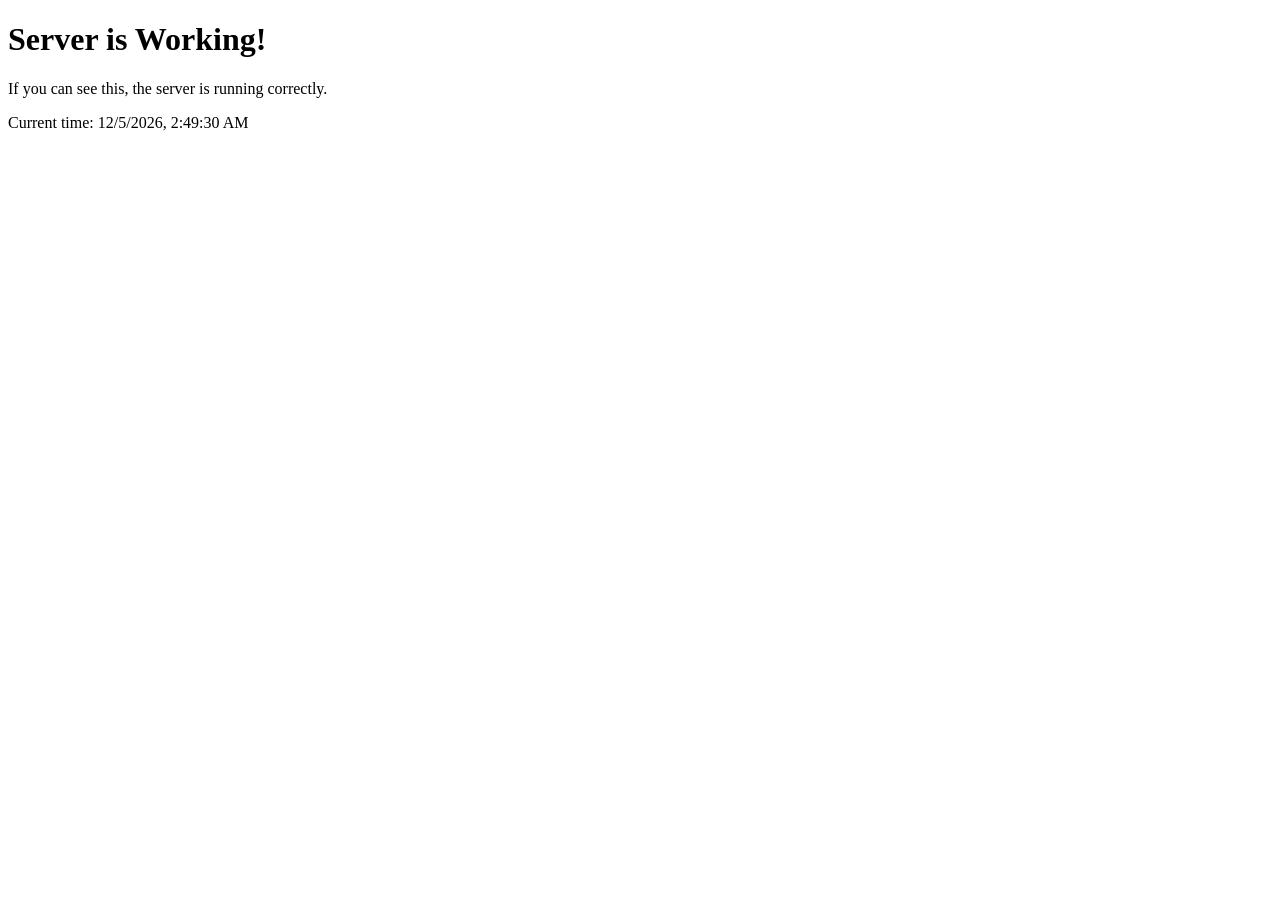
<file: testing/test.html>
<!DOCTYPE html>
<html>
<head>
    <title>Test Page</title>
</head>
<body>
    <h1>Server is Working!</h1>
    <p>If you can see this, the server is running correctly.</p>
    <p>Current time: <span id="time"></span></p>
    <script>
        document.getElementById('time').textContent = new Date().toLocaleString();
    </script>
</body>
</html>
</file>
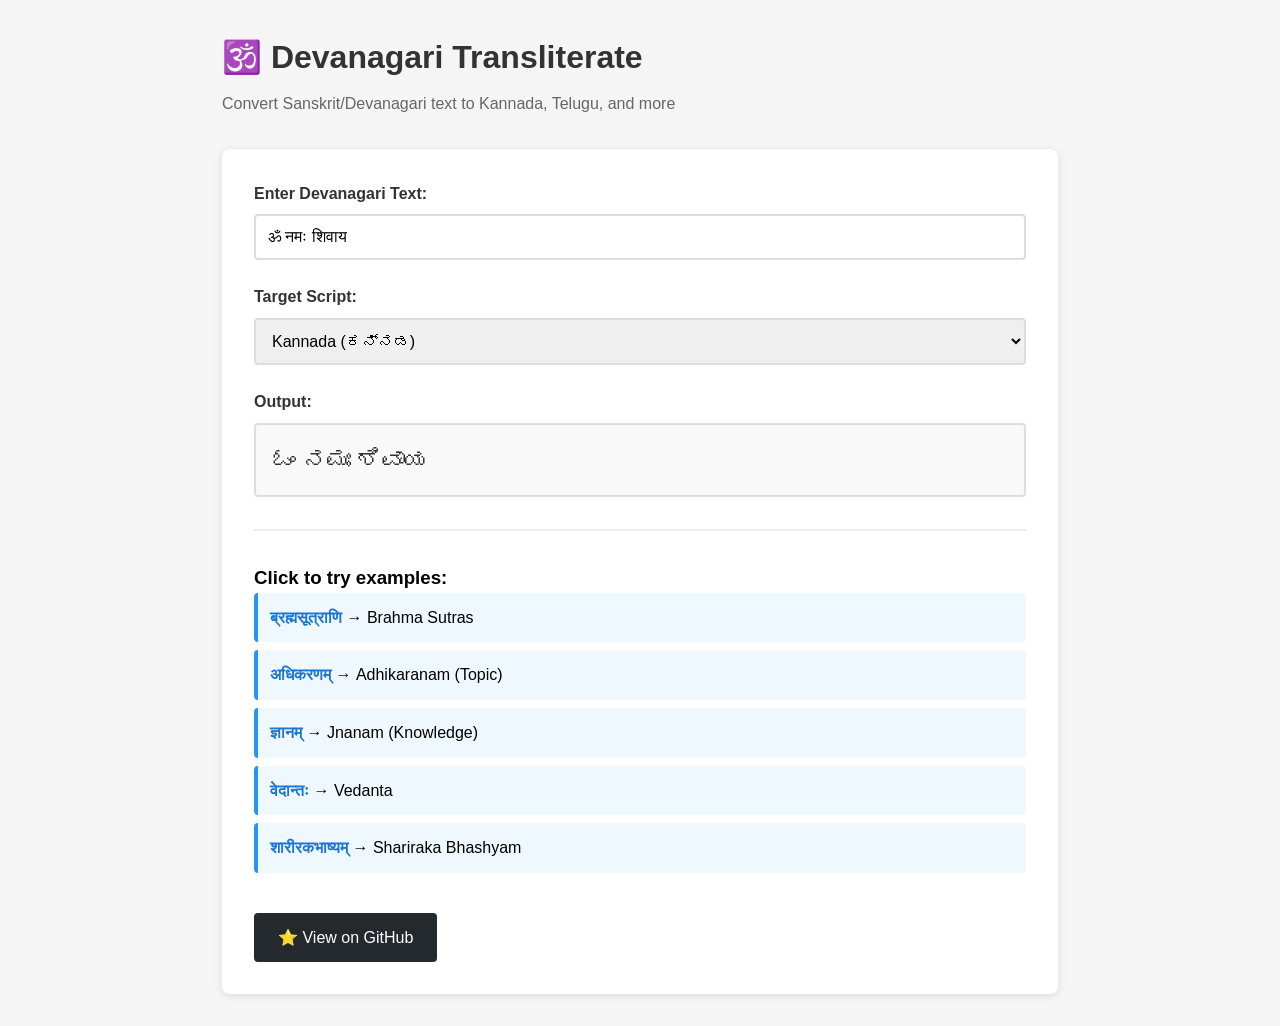
<file: transliterate-library/demo.html>
<!DOCTYPE html>
<html lang="en">
<head>
    <meta charset="UTF-8">
    <meta name="viewport" content="width=device-width, initial-scale=1.0">
    <title>Devanagari Transliterate - Demo</title>
    <style>
        * {
            box-sizing: border-box;
            margin: 0;
            padding: 0;
        }
        
        body {
            font-family: -apple-system, BlinkMacSystemFont, 'Segoe UI', Roboto, Oxygen, Ubuntu, Cantarell, sans-serif;
            line-height: 1.6;
            padding: 2rem;
            max-width: 900px;
            margin: 0 auto;
            background: #f5f5f5;
        }
        
        h1 {
            color: #333;
            margin-bottom: 0.5rem;
        }
        
        .subtitle {
            color: #666;
            margin-bottom: 2rem;
        }
        
        .container {
            background: white;
            padding: 2rem;
            border-radius: 8px;
            box-shadow: 0 2px 8px rgba(0,0,0,0.1);
        }
        
        .input-group {
            margin-bottom: 1.5rem;
        }
        
        label {
            display: block;
            margin-bottom: 0.5rem;
            font-weight: 600;
            color: #333;
        }
        
        input, select {
            width: 100%;
            padding: 0.75rem;
            border: 2px solid #ddd;
            border-radius: 4px;
            font-size: 1rem;
            transition: border-color 0.3s;
        }
        
        input:focus, select:focus {
            outline: none;
            border-color: #4CAF50;
        }
        
        .output-box {
            background: #f9f9f9;
            padding: 1rem;
            border-radius: 4px;
            border: 2px solid #ddd;
            min-height: 60px;
            font-size: 1.5rem;
            font-weight: 500;
            color: #333;
        }
        
        .examples {
            margin-top: 2rem;
            padding-top: 2rem;
            border-top: 2px solid #eee;
        }
        
        .example-item {
            padding: 0.75rem;
            margin-bottom: 0.5rem;
            background: #f0f8ff;
            border-left: 4px solid #2196F3;
            border-radius: 4px;
            cursor: pointer;
            transition: background 0.2s;
        }
        
        .example-item:hover {
            background: #e3f2fd;
        }
        
        .example-input {
            font-weight: 600;
            color: #1976D2;
        }
        
        .github-link {
            display: inline-block;
            margin-top: 2rem;
            padding: 0.75rem 1.5rem;
            background: #24292e;
            color: white;
            text-decoration: none;
            border-radius: 4px;
            transition: background 0.3s;
        }
        
        .github-link:hover {
            background: #0366d6;
        }
    </style>
</head>
<body>
    <h1>🕉️ Devanagari Transliterate</h1>
    <p class="subtitle">Convert Sanskrit/Devanagari text to Kannada, Telugu, and more</p>
    
    <div class="container">
        <div class="input-group">
            <label for="inputText">Enter Devanagari Text:</label>
            <input 
                type="text" 
                id="inputText" 
                placeholder="Type Sanskrit text here... (e.g., ब्रह्मसूत्राणि)"
                value="ॐ नमः शिवाय"
            />
        </div>
        
        <div class="input-group">
            <label for="targetLang">Target Script:</label>
            <select id="targetLang">
                <option value="kn">Kannada (ಕನ್ನಡ)</option>
                <option value="te">Telugu (తెలుగు)</option>
                <option value="sa">Sanskrit/Devanagari (देवनागरी)</option>
            </select>
        </div>
        
        <div class="input-group">
            <label>Output:</label>
            <div id="output" class="output-box">ಓಂ ನಮಃ ಶಿವಾಯ</div>
        </div>
        
        <div class="examples">
            <h3>Click to try examples:</h3>
            <div class="example-item" onclick="setExample('ब्रह्मसूत्राणि')">
                <span class="example-input">ब्रह्मसूत्राणि</span> → Brahma Sutras
            </div>
            <div class="example-item" onclick="setExample('अधिकरणम्')">
                <span class="example-input">अधिकरणम्</span> → Adhikaranam (Topic)
            </div>
            <div class="example-item" onclick="setExample('ज्ञानम्')">
                <span class="example-input">ज्ञानम्</span> → Jnanam (Knowledge)
            </div>
            <div class="example-item" onclick="setExample('वेदान्तः')">
                <span class="example-input">वेदान्तः</span> → Vedanta
            </div>
            <div class="example-item" onclick="setExample('शारीरकभाष्यम्')">
                <span class="example-input">शारीरकभाष्यम्</span> → Shariraka Bhashyam
            </div>
        </div>
        
        <a href="https://github.com/PramodJUS/devanagari-transliterate" class="github-link" target="_blank">
            ⭐ View on GitHub
        </a>
    </div>

    <!-- Load transliteration library -->
    <script src="transliterate.js"></script>
    <script src="scripts/kannada-script.js"></script>
    <script src="scripts/telugu-script.js"></script>

    <!-- Demo logic -->
    <script>
        const inputText = document.getElementById('inputText');
        const targetLang = document.getElementById('targetLang');
        const output = document.getElementById('output');
        
        function updateOutput() {
            const text = inputText.value;
            const lang = targetLang.value;
            const result = transliterateText(text, lang);
            output.textContent = result || '(empty)';
        }
        
        function setExample(text) {
            inputText.value = text;
            updateOutput();
        }
        
        // Listen for changes
        inputText.addEventListener('input', updateOutput);
        targetLang.addEventListener('change', updateOutput);
        
        // Initial render
        updateOutput();
    </script>
</body>
</html>
</file>
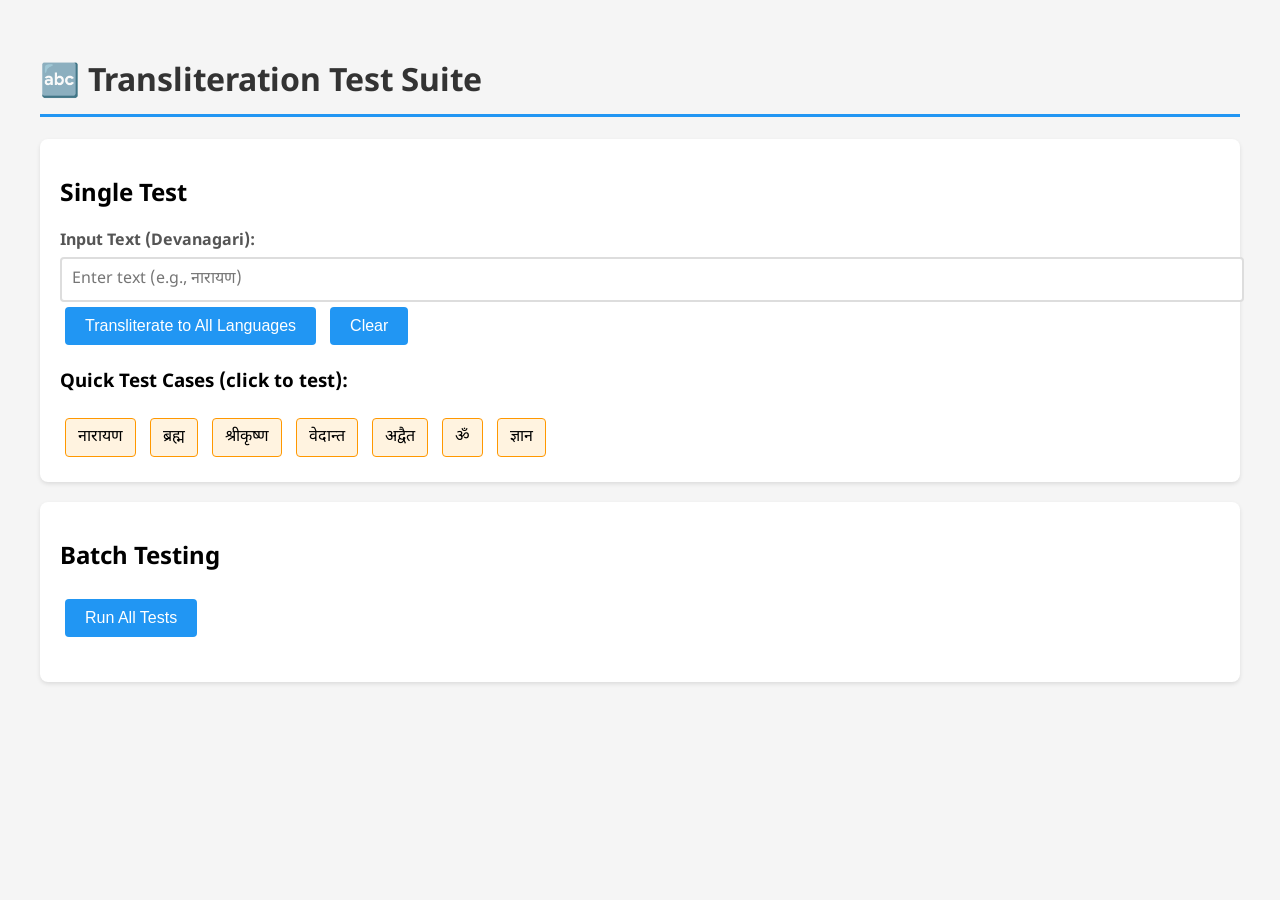
<file: transliterate-library/test/transliterate-test.html>
<!DOCTYPE html>
<html lang="en">
<head>
    <meta charset="UTF-8">
    <meta name="viewport" content="width=device-width, initial-scale=1.0">
    <title>Transliteration Test Suite</title>
    <style>
        body {
            font-family: 'Noto Sans Devanagari', Arial, sans-serif;
            max-width: 1200px;
            margin: 20px auto;
            padding: 20px;
            background: #f5f5f5;
        }
        h1 {
            color: #333;
            border-bottom: 3px solid #2196F3;
            padding-bottom: 10px;
        }
        .test-container {
            background: white;
            padding: 20px;
            margin: 20px 0;
            border-radius: 8px;
            box-shadow: 0 2px 4px rgba(0,0,0,0.1);
        }
        .input-section {
            margin-bottom: 20px;
        }
        label {
            display: block;
            margin: 10px 0 5px;
            font-weight: bold;
            color: #555;
        }
        input[type="text"], select {
            width: 100%;
            padding: 10px;
            font-size: 16px;
            font-family: 'Noto Sans Devanagari', Arial;
            border: 2px solid #ddd;
            border-radius: 4px;
        }
        select {
            width: auto;
            min-width: 200px;
        }
        button {
            padding: 10px 20px;
            font-size: 16px;
            background: #2196F3;
            color: white;
            border: none;
            border-radius: 4px;
            cursor: pointer;
            margin: 5px;
        }
        button:hover {
            background: #1976D2;
        }
        .result {
            margin-top: 20px;
            padding: 15px;
            background: #e3f2fd;
            border-left: 4px solid #2196F3;
            border-radius: 4px;
        }
        .result-row {
            margin: 8px 0;
            display: flex;
            gap: 10px;
        }
        .result-label {
            font-weight: bold;
            min-width: 150px;
            color: #555;
        }
        .result-value {
            font-size: 20px;
            color: #000;
        }
        .test-cases {
            margin-top: 20px;
        }
        .test-case {
            display: inline-block;
            margin: 5px;
            padding: 8px 12px;
            background: #fff3e0;
            border: 1px solid #ff9800;
            border-radius: 4px;
            cursor: pointer;
        }
        .test-case:hover {
            background: #ffe0b2;
        }
        .batch-results {
            margin-top: 20px;
        }
        .batch-item {
            padding: 10px;
            margin: 10px 0;
            background: white;
            border: 1px solid #ddd;
            border-radius: 4px;
        }
        .batch-item.success {
            border-left: 4px solid #4CAF50;
        }
        .batch-item.failure {
            border-left: 4px solid #f44336;
        }
        .lang-buttons {
            display: flex;
            gap: 10px;
            flex-wrap: wrap;
            margin: 15px 0;
        }
        .lang-button {
            padding: 8px 16px;
            background: #e0e0e0;
            border: 2px solid #bdbdbd;
            border-radius: 4px;
            cursor: pointer;
        }
        .lang-button.active {
            background: #2196F3;
            color: white;
            border-color: #1976D2;
        }
        .direction-section {
            display: flex;
            gap: 20px;
            align-items: center;
            margin: 15px 0;
        }
    </style>
    <link href="https://fonts.googleapis.com/css2?family=Noto+Sans+Devanagari:wght@400;600&display=swap" rel="stylesheet">
    <link href="https://fonts.googleapis.com/css2?family=Noto+Sans+Kannada:wght@400;600&display=swap" rel="stylesheet">
    <link href="https://fonts.googleapis.com/css2?family=Noto+Sans+Telugu:wght@400;600&display=swap" rel="stylesheet">
    <link href="https://fonts.googleapis.com/css2?family=Noto+Sans+Tamil:wght@400;600&display=swap" rel="stylesheet">
</head>
<body>
    <h1>🔤 Transliteration Test Suite</h1>
    
    <div class="test-container">
        <h2>Single Test</h2>
        <div class="input-section">
            <label for="inputText">Input Text (Devanagari):</label>
            <input type="text" id="inputText" placeholder="Enter text (e.g., नारायण)" />
            
            <button onclick="runTest()">Transliterate to All Languages</button>
            <button onclick="clearResults()">Clear</button>
        </div>
        
        <div id="singleResult"></div>
        
        <div class="test-cases">
            <h3>Quick Test Cases (click to test):</h3>
            <span class="test-case" onclick="testQuick('नारायण')">नारायण</span>
            <span class="test-case" onclick="testQuick('ब्रह्म')">ब्रह्म</span>
            <span class="test-case" onclick="testQuick('श्रीकृष्ण')">श्रीकृष्ण</span>
            <span class="test-case" onclick="testQuick('वेदान्त')">वेदान्त</span>
            <span class="test-case" onclick="testQuick('अद्वैत')">अद्वैत</span>
            <span class="test-case" onclick="testQuick('ॐ')">ॐ</span>
            <span class="test-case" onclick="testQuick('ज्ञान')">ज्ञान</span>
        </div>
    </div>
    
    <div class="test-container">
        <h2>Batch Testing</h2>
        <button onclick="runBatchTest()">Run All Tests</button>
        <div id="batchResults" class="batch-results"></div>
    </div>

    <script src="../transliterate.js"></script>
    <script src="../scripts/kannada-script.js"></script>
    <script src="../scripts/telugu-script.js"></script>
    <script src="../scripts/tamil-script.js"></script>
    <script src="../scripts/english-script.js"></script>
    <script>
        const languages = [
            { code: 'kn', name: 'Kannada' },
            { code: 'te', name: 'Telugu' },
            { code: 'ta', name: 'Tamil' },
            { code: 'en', name: 'English' }
        ];
        
        function runTest() {
            const input = document.getElementById('inputText').value;
            if (!input) {
                alert('Please enter some text to test');
                return;
            }
            displayResult(input);
        }
        
        function testQuick(text) {
            document.getElementById('inputText').value = text;
            displayResult(text);
        }
        
        function displayResult(text) {
            const resultDiv = document.getElementById('singleResult');
            let html = '<div class="result">';
            html += `
                <div class="result-row">
                    <span class="result-label">Input (Devanagari):</span>
                    <span class="result-value" style="font-size: 24px; font-weight: bold;">${text}</span>
                </div>
                <hr style="margin: 15px 0;">
            `;
            
            languages.forEach(lang => {
                const transliterated = transliterateText(text, lang.code);
                const reversed = reverseTransliterateText(transliterated, lang.code);
                const reversalWorks = reversed === text;
                
                html += `
                    <div class="result-row" style="margin: 10px 0; padding: 10px; background: ${reversalWorks ? '#e8f5e9' : '#ffebee'}; border-radius: 4px;">
                        <div style="width: 100%;">
                            <div style="font-weight: bold; color: #555; margin-bottom: 5px;">
                                ${lang.name} (${lang.code}) ${reversalWorks ? '✓' : '✗'}
                            </div>
                            <div style="font-size: 22px; margin: 5px 0;">
                                ${transliterated}
                            </div>
                            <div style="font-size: 12px; color: #666; margin-top: 5px;">
                                Reverse: ${reversed} ${reversalWorks ? '' : '<span style="color: red;">(Failed)</span>'}
                            </div>
                        </div>
                    </div>
                `;
            });
            
            html += '</div>';
            resultDiv.innerHTML = html;
        }
        
        function clearResults() {
            document.getElementById('singleResult').innerHTML = '';
            document.getElementById('inputText').value = '';
        }
        
        function runBatchTest() {
            const testCases = [
                'नारायण',
                'ब्रह्म',
                'श्रीकृष्ण',
                'वेदान्त',
                'ज्ञान',
                'ॐ',
                'अद्वैत',
                'सद्भिः',
                'हरिः',
                'रामेति'
            ];
            
            const resultsDiv = document.getElementById('batchResults');
            let html = '<h3>Batch Test Results:</h3>';
            let totalTests = 0;
            let passedTests = 0;
            
            testCases.forEach((testCase, index) => {
                html += `<div style="margin: 20px 0; padding: 15px; background: white; border: 1px solid #ddd; border-radius: 4px;">`;
                html += `<h4 style="margin: 0 0 10px 0;">Test ${index + 1}: ${testCase}</h4>`;
                
                languages.forEach(lang => {
                    const forward = transliterateText(testCase, lang.code);
                    const reverse = reverseTransliterateText(forward, lang.code);
                    const success = reverse === testCase;
                    totalTests++;
                    if (success) passedTests++;
                    
                    html += `
                        <div class="batch-item ${success ? 'success' : 'failure'}">
                            <strong>${lang.name}:</strong> ${testCase} → ${forward} → ${reverse}
                            ${success ? '✓' : `✗ <span style="color: red;">(Expected: ${testCase})</span>`}
                        </div>
                    `;
                });
                
                html += '</div>';
            });
            
            html = `<div style="padding: 15px; background: ${passedTests === totalTests ? '#e8f5e9' : '#fff3e0'}; border-radius: 4px; margin-bottom: 20px;">
                        <strong>Summary:</strong> ${passedTests} passed, ${totalTests - passedTests} failed out of ${totalTests} tests
                    </div>` + html;
            
            resultsDiv.innerHTML = html;
        }
        
        // Helper function for reverse transliteration
        function reverseTransliterateText(text, sourceLang) {
            if (sourceLang === 'sa') return text;
            
            const scriptConfig = SCRIPT_MAPPINGS[sourceLang];
            if (!scriptConfig || !scriptConfig.reverseMapping) return text;
            
            let result = text.normalize('NFC');
            
            // Apply reverse mapping
            for (const [targetChar, sourceChar] of Object.entries(scriptConfig.reverseMapping)) {
                result = result.split(targetChar).join(sourceChar);
            }
            
            return result.normalize('NFC');
        }
        
        console.log('Transliteration Test Suite loaded successfully');
        console.log('Available languages:', languages);
        console.log('Script mappings:', Object.keys(SCRIPT_MAPPINGS));
    </script>
</body>
</html>
</file>
